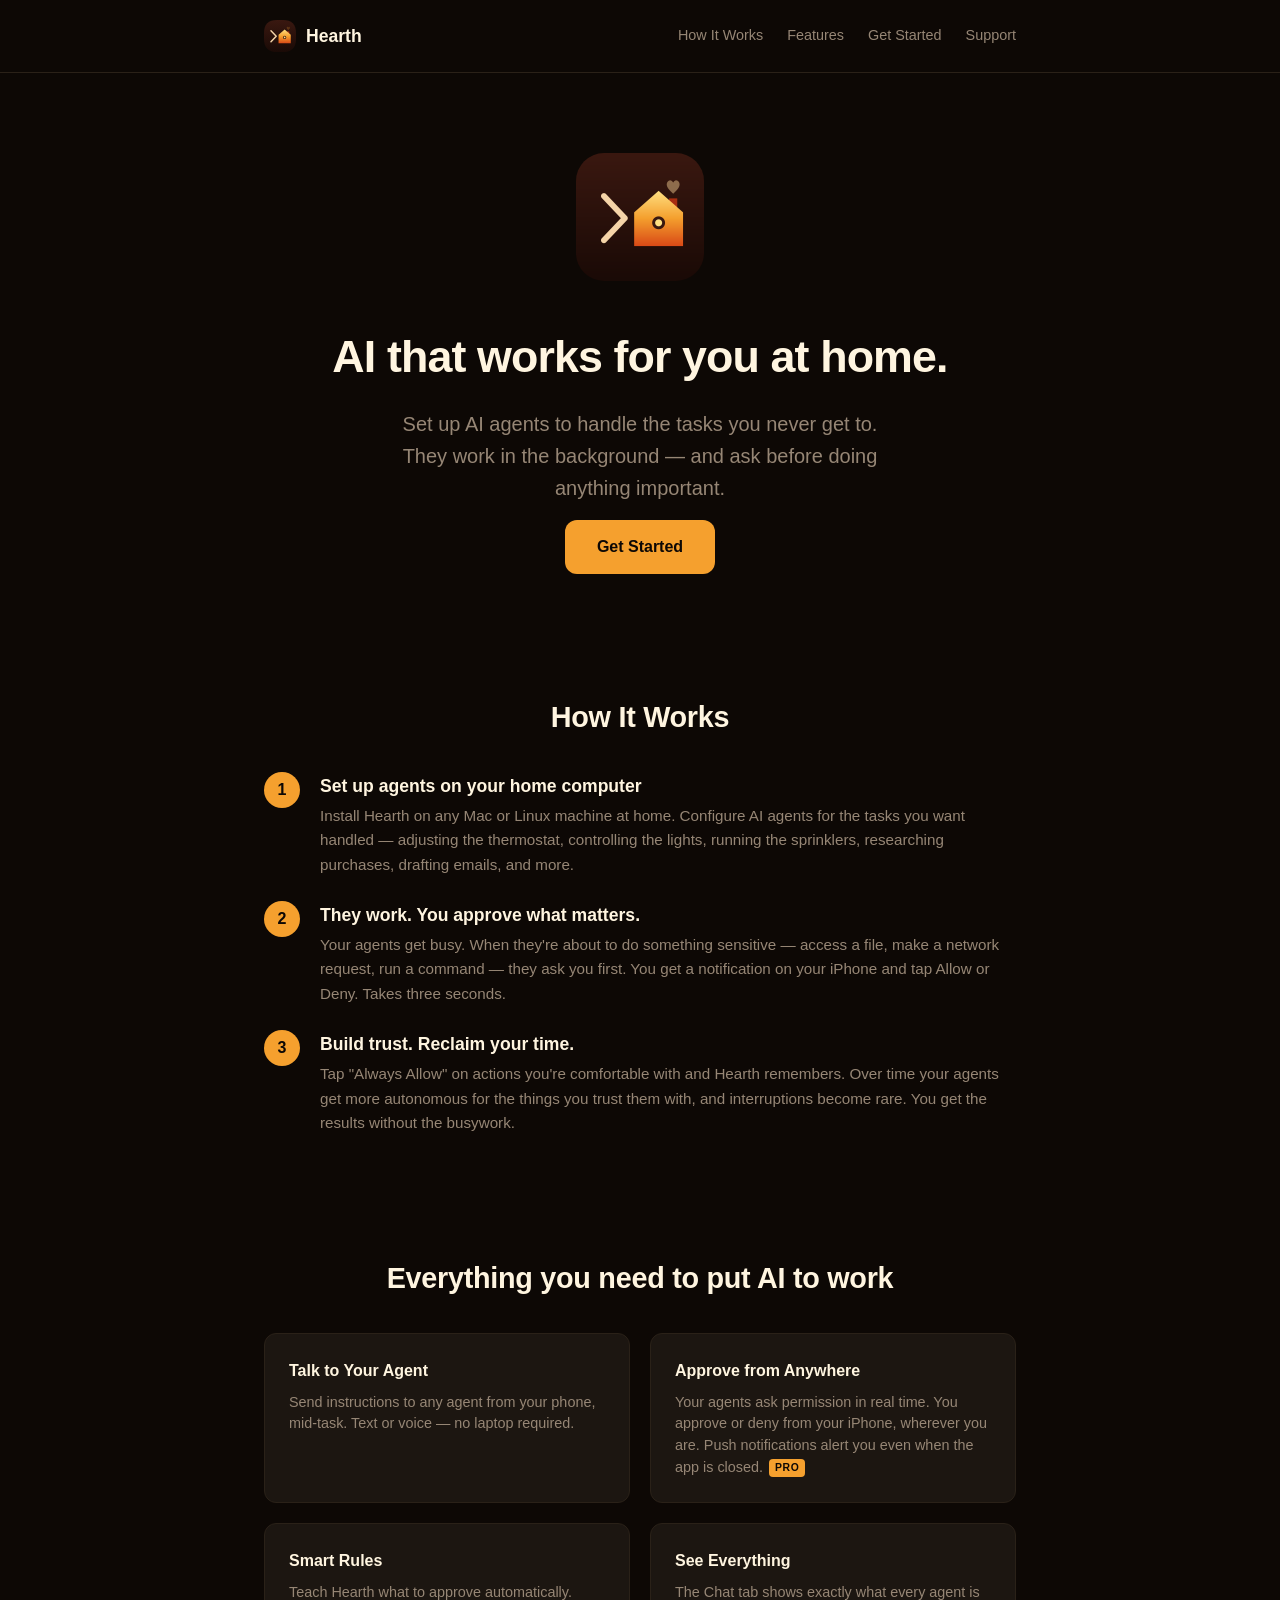
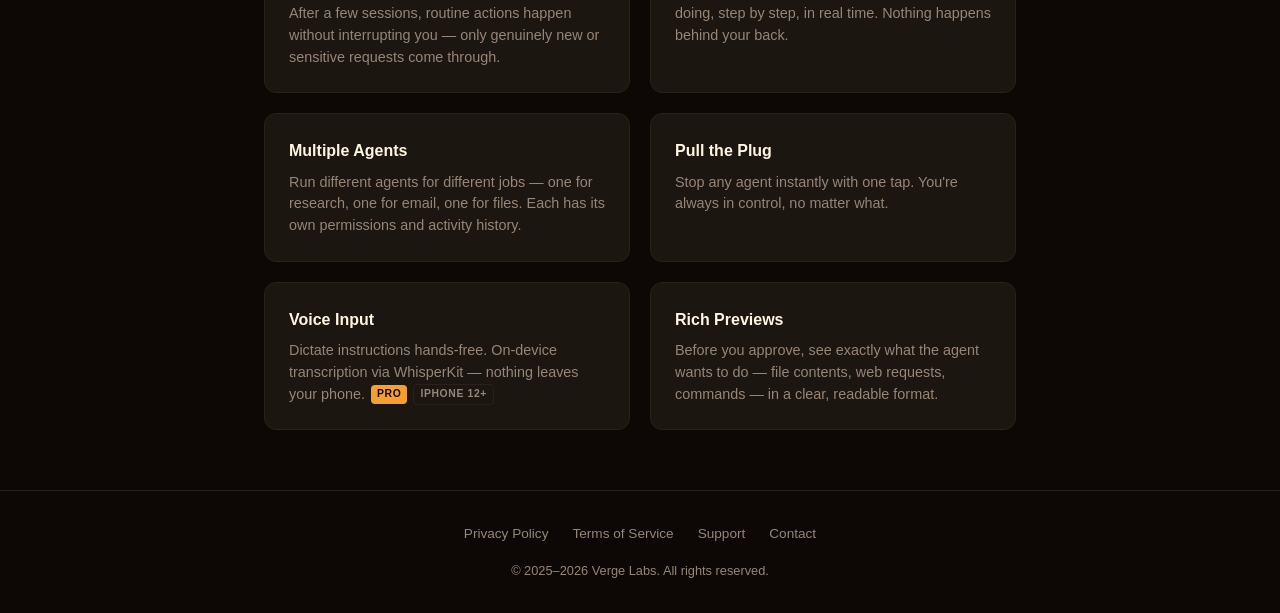
<file: index.html>
<!DOCTYPE html>
<html lang="en">
<head>
  <meta charset="UTF-8">
  <meta name="viewport" content="width=device-width, initial-scale=1.0">
  <title>Hearth - AI Agents for Everyday Life</title>
  <meta name="description" content="Hearth puts AI agents to work in your home. They handle the tedious stuff — research, emails, scheduling, files — while you stay in complete control from your iPhone.">
  <link rel="icon" type="image/svg+xml" href="hearthcmd.svg">
  <link rel="apple-touch-icon" href="hearthcmd-180.png">
  <link rel="stylesheet" href="style.css">
</head>
<body>
  <nav>
    <div class="container">
      <a href="/" class="brand">
        <img src="hearthcmd.svg" alt="Hearth logo">
        Hearth
      </a>
      <div class="nav-links">
        <a href="#how-it-works">How It Works</a>
        <a href="#features">Features</a>
        <a href="guide.html">Get Started</a>
        <a href="support.html">Support</a>
      </div>
    </div>
  </nav>

  <header class="hero">
    <div class="container">
      <div class="hero-logo-wrapper">
        <img src="hearthcmd-1024.png" alt="Hearth" class="hero-logo">
      </div>
      <h1>AI that works for you at home.</h1>
      <p class="tagline">Set up AI agents to handle the tasks you never get to. They work in the background &mdash; and ask before doing anything important.</p>
      <a href="guide.html" class="cta-button">Get Started</a>
    </div>
  </header>

  <section id="how-it-works">
    <div class="container">
      <h2>How It Works</h2>
      <div class="steps">
        <div class="step">
          <div class="step-number">1</div>
          <div class="step-content">
            <h3>Set up agents on your home computer</h3>
            <p>Install Hearth on any Mac or Linux machine at home. Configure AI agents for the tasks you want handled &mdash; adjusting the thermostat, controlling the lights, running the sprinklers, researching purchases, drafting emails, and more.</p>
          </div>
        </div>
        <div class="step">
          <div class="step-number">2</div>
          <div class="step-content">
            <h3>They work. You approve what matters.</h3>
            <p>Your agents get busy. When they're about to do something sensitive &mdash; access a file, make a network request, run a command &mdash; they ask you first. You get a notification on your iPhone and tap Allow or Deny. Takes three seconds.</p>
          </div>
        </div>
        <div class="step">
          <div class="step-number">3</div>
          <div class="step-content">
            <h3>Build trust. Reclaim your time.</h3>
            <p>Tap "Always Allow" on actions you're comfortable with and Hearth remembers. Over time your agents get more autonomous for the things you trust them with, and interruptions become rare. You get the results without the busywork.</p>
          </div>
        </div>
      </div>
    </div>
  </section>

  <section id="features">
    <div class="container">
      <h2>Everything you need to put AI to work</h2>
      <div class="features-grid">
        <div class="feature-card">
          <h3>Talk to Your Agent</h3>
          <p>Send instructions to any agent from your phone, mid-task. Text or voice &mdash; no laptop required.</p>
        </div>
        <div class="feature-card">
          <h3>Approve from Anywhere</h3>
          <p>Your agents ask permission in real time. You approve or deny from your iPhone, wherever you are. Push notifications alert you even when the app is closed. <span class="pro-badge">Pro</span></p>
        </div>
        <div class="feature-card">
          <h3>Smart Rules</h3>
          <p>Teach Hearth what to approve automatically. After a few sessions, routine actions happen without interrupting you &mdash; only genuinely new or sensitive requests come through.</p>
        </div>
        <div class="feature-card">
          <h3>See Everything</h3>
          <p>The Chat tab shows exactly what every agent is doing, step by step, in real time. Nothing happens behind your back.</p>
        </div>
        <div class="feature-card">
          <h3>Multiple Agents</h3>
          <p>Run different agents for different jobs &mdash; one for research, one for email, one for files. Each has its own permissions and activity history.</p>
        </div>
        <div class="feature-card">
          <h3>Pull the Plug</h3>
          <p>Stop any agent instantly with one tap. You're always in control, no matter what.</p>
        </div>
        <div class="feature-card">
          <h3>Voice Input</h3>
          <p>Dictate instructions hands-free. On-device transcription via WhisperKit &mdash; nothing leaves your phone. <span class="pro-badge">Pro</span> <span class="pro-badge" style="background:var(--dark-card);color:var(--text-muted);border:1px solid var(--dark-border);">iPhone 12+</span></p>
        </div>
        <div class="feature-card">
          <h3>Rich Previews</h3>
          <p>Before you approve, see exactly what the agent wants to do &mdash; file contents, web requests, commands &mdash; in a clear, readable format.</p>
        </div>
      </div>
    </div>
  </section>

  <footer>
    <div class="container">
      <div class="footer-links">
        <a href="privacy.html">Privacy Policy</a>
        <a href="terms.html">Terms of Service</a>
        <a href="support.html">Support</a>
        <a href="mailto:support@vergelabs.org">Contact</a>
      </div>
      <p class="copyright">&copy; 2025&ndash;2026 Verge Labs. All rights reserved.</p>
    </div>
  </footer>
</body>
</html>
</file>
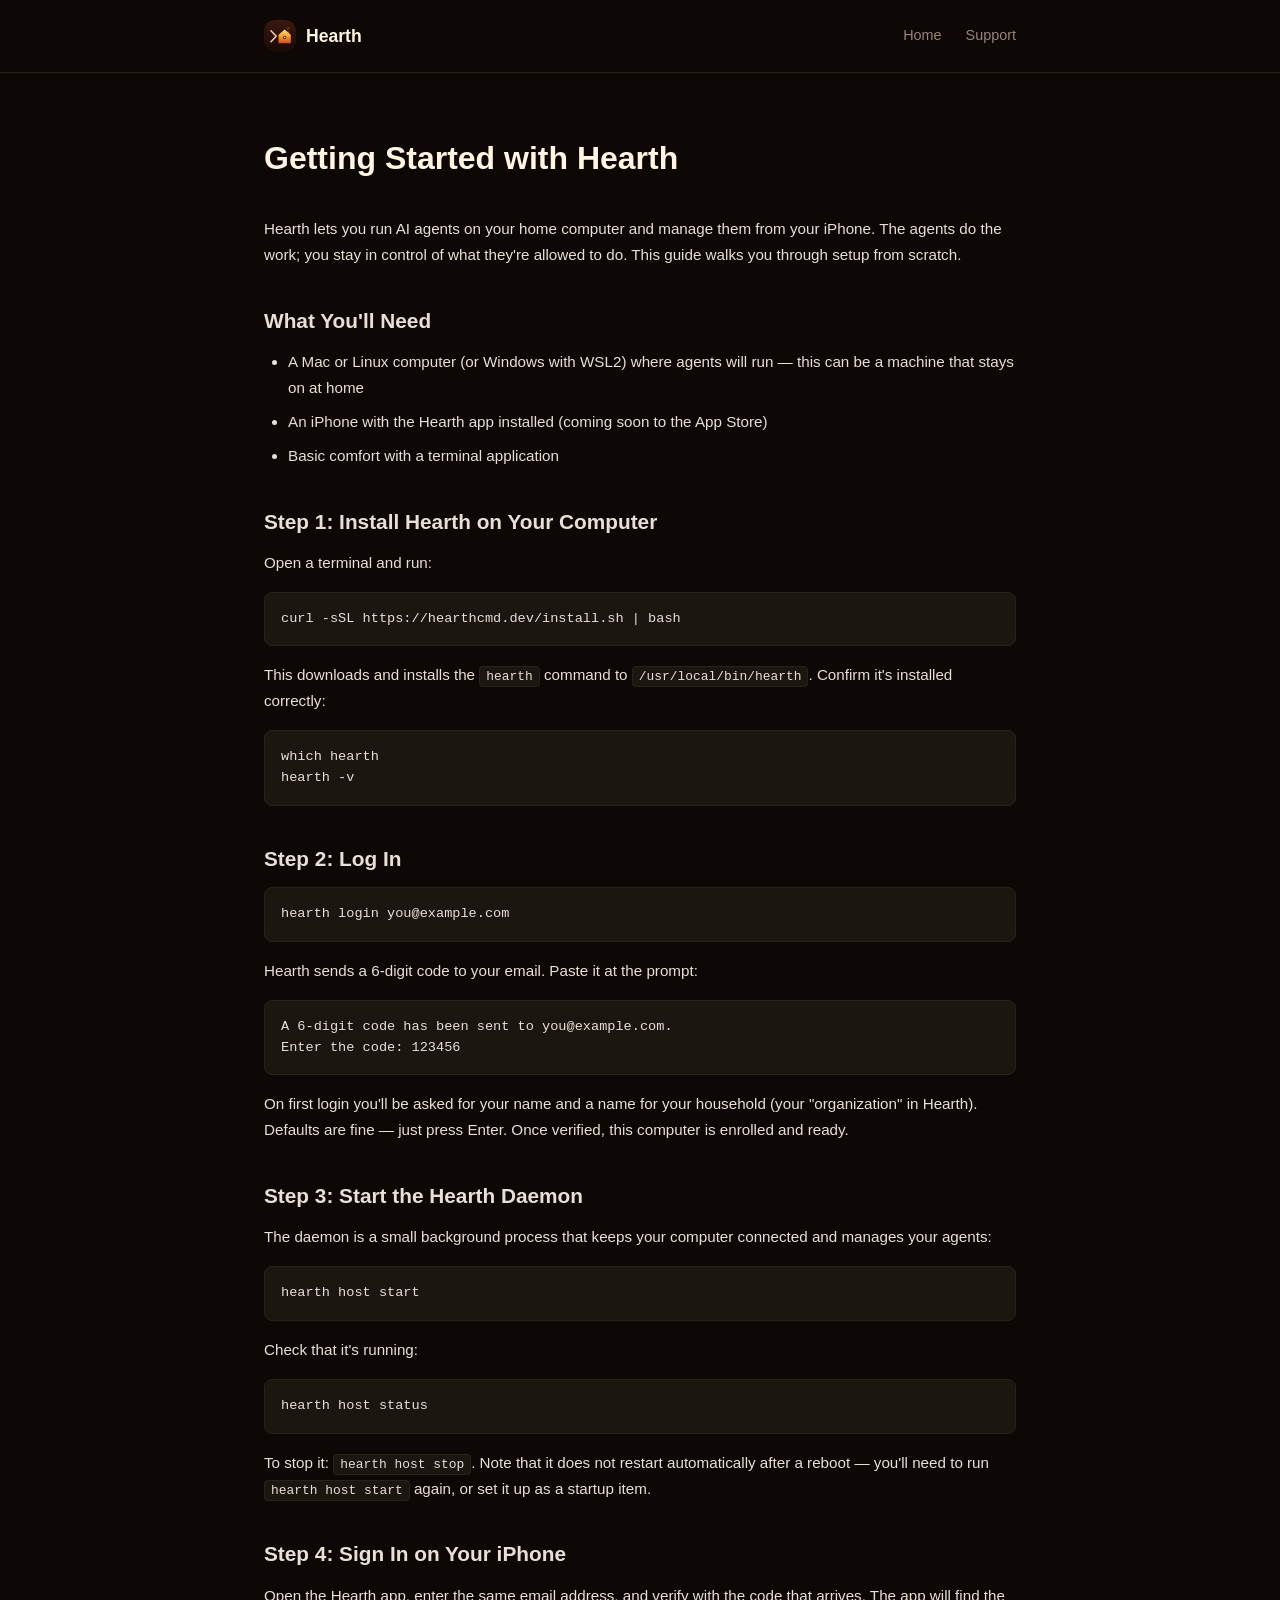
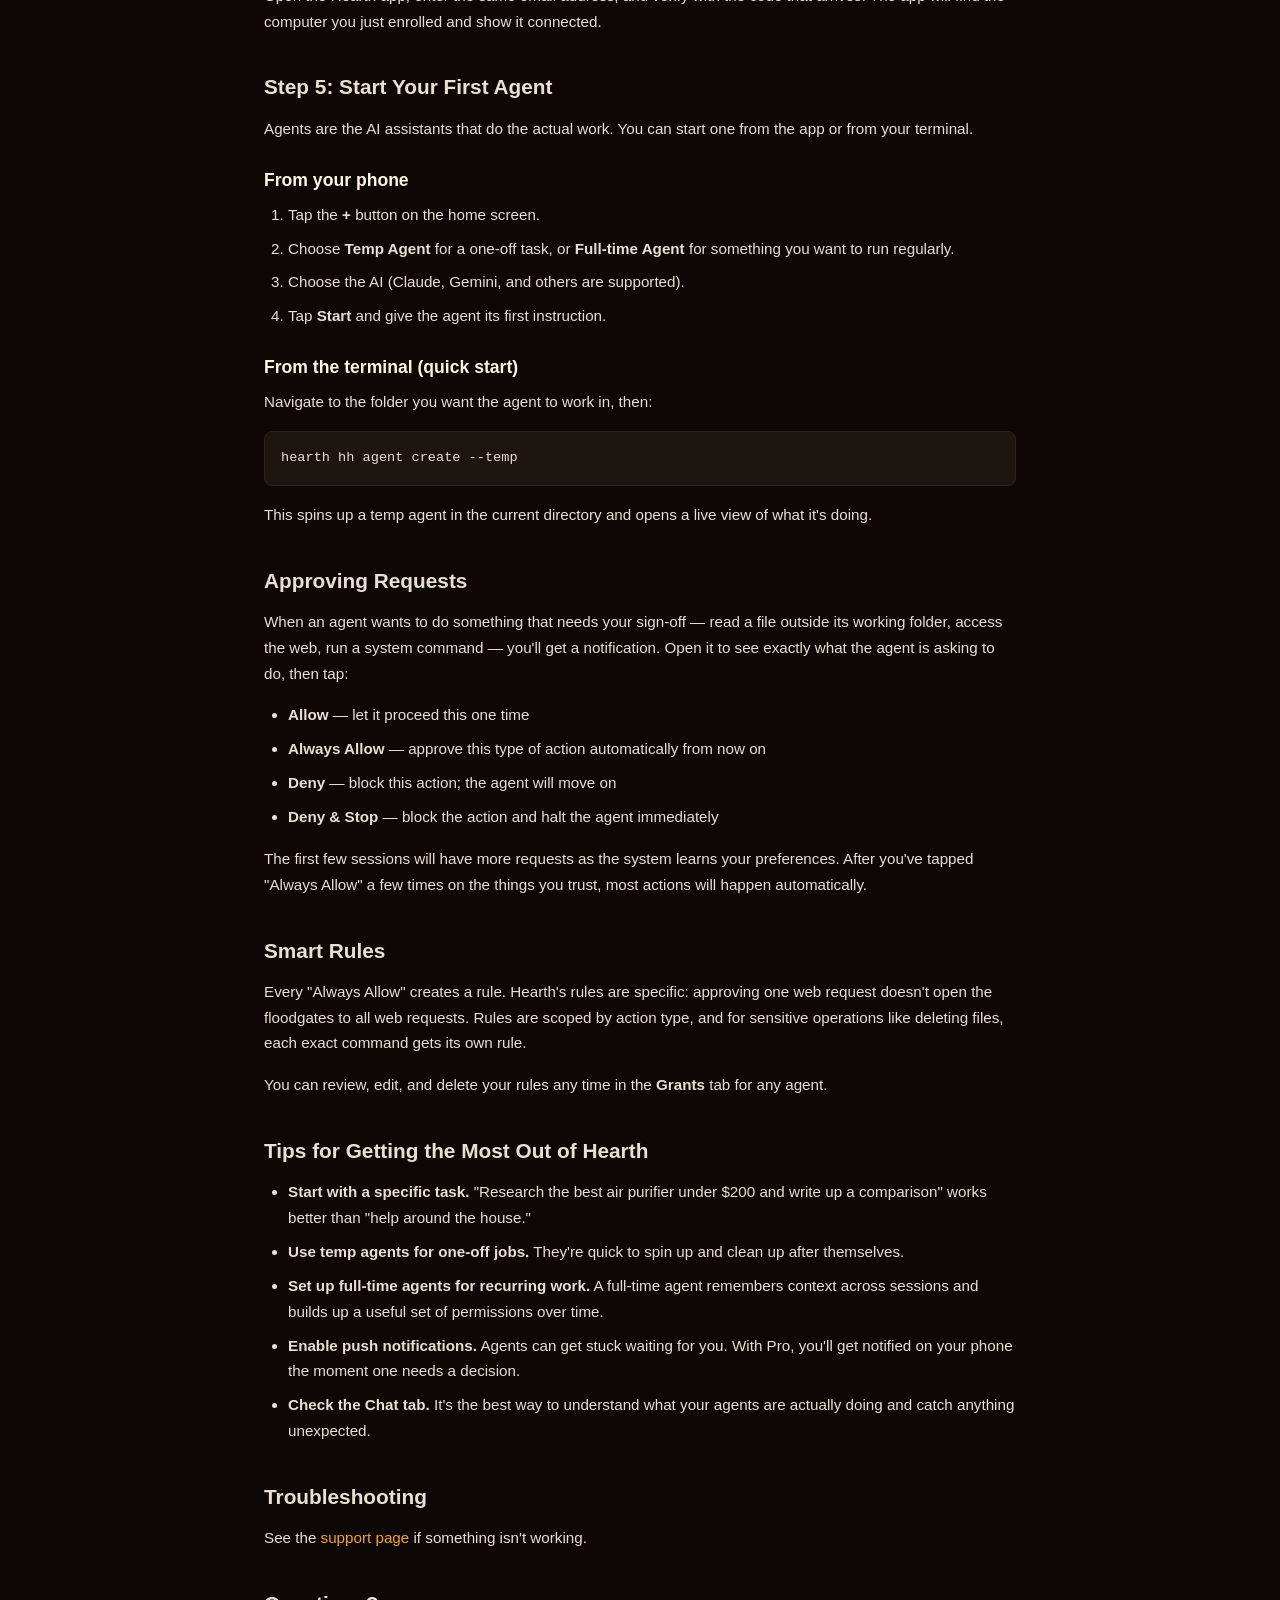
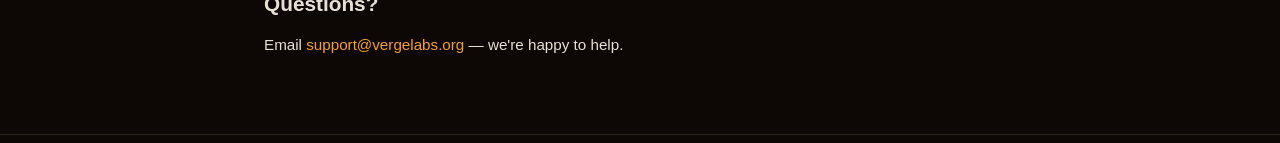
<file: guide-claude-code.html>
<!DOCTYPE html>
<html lang="en">
<head>
  <meta charset="UTF-8">
  <meta http-equiv="refresh" content="0; url=guide.html">
  <title>Redirecting...</title>
</head>
<body>
  <p>This page has moved. <a href="guide.html">Click here</a> if you are not redirected.</p>
</body>
</html>
</file>
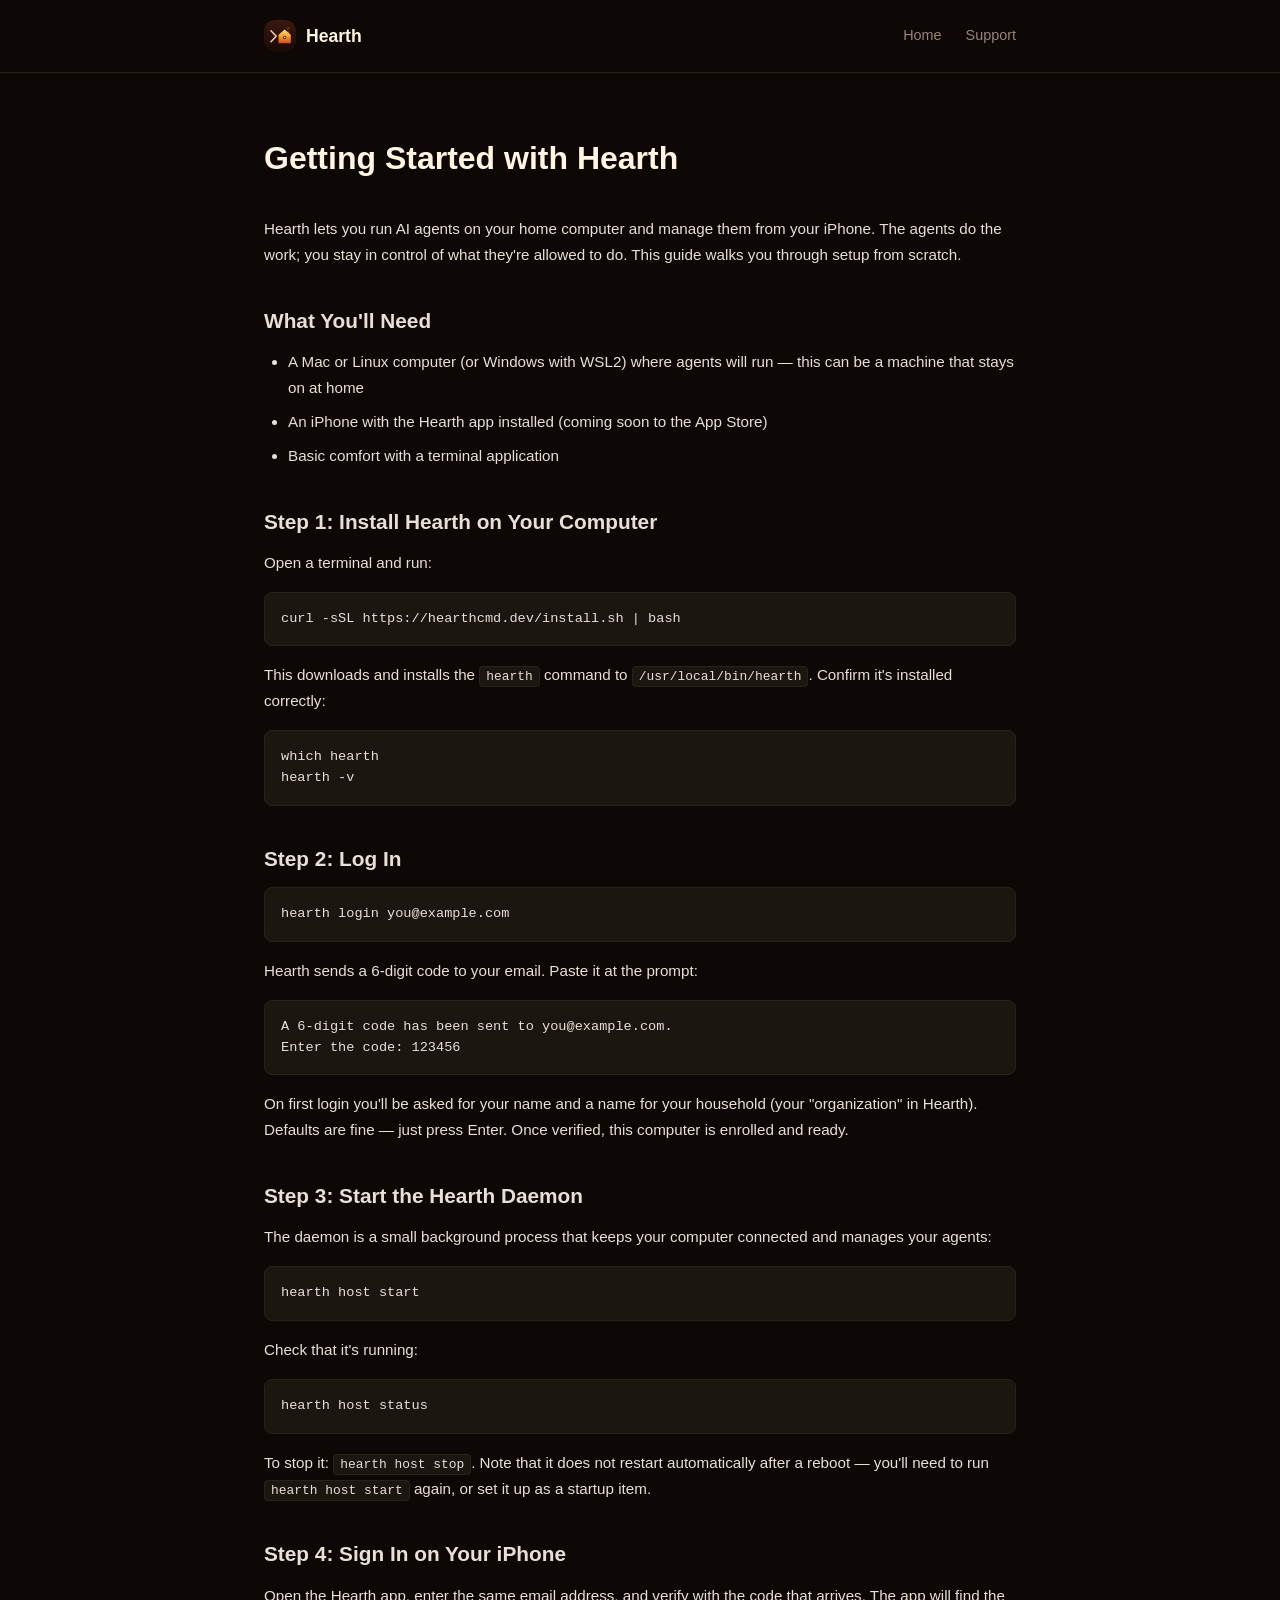
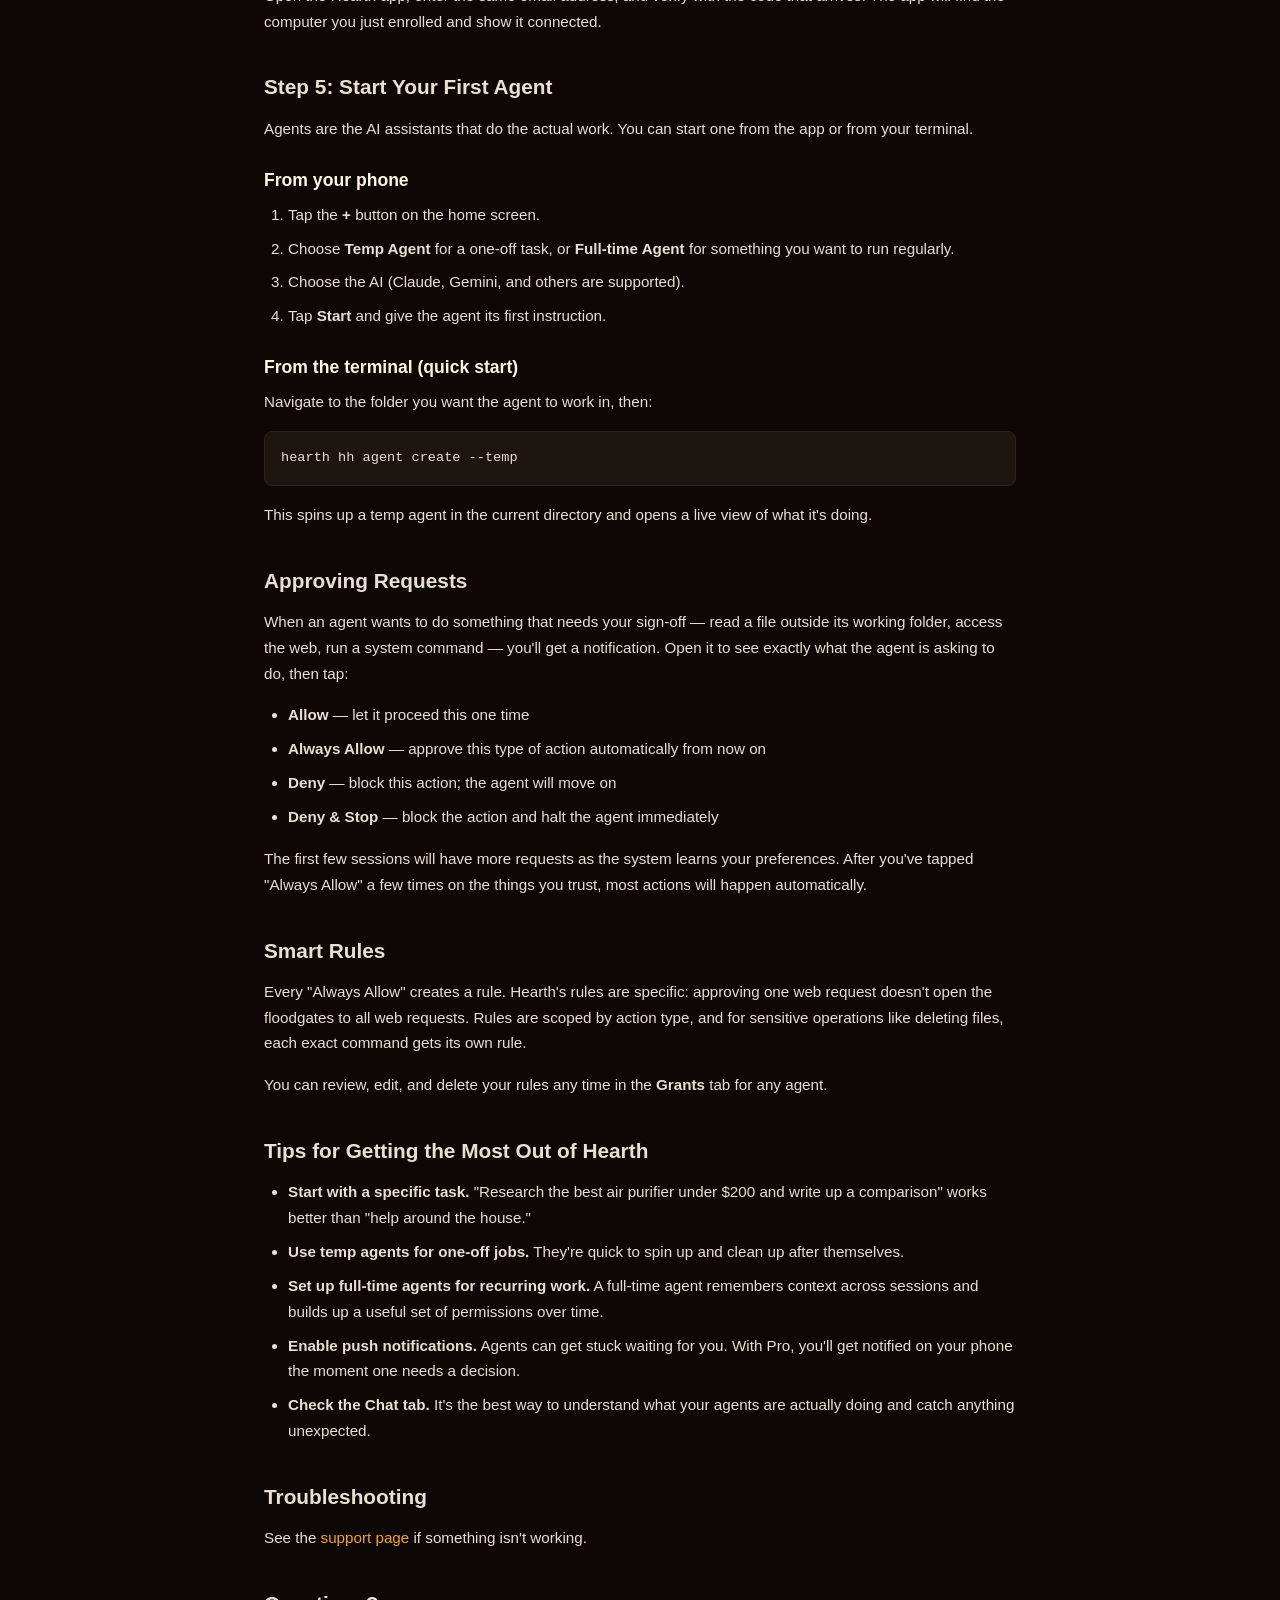
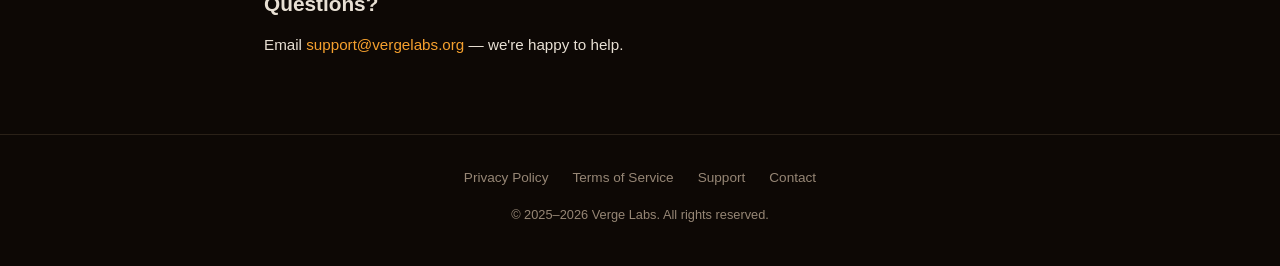
<file: guide.html>
<!DOCTYPE html>
<html lang="en">
<head>
  <meta charset="UTF-8">
  <meta name="viewport" content="width=device-width, initial-scale=1.0">
  <title>Get Started - Hearth</title>
  <meta name="description" content="Set up Hearth and start putting AI agents to work at home. Step-by-step guide to installing the CLI, logging in, and starting your first agent.">
  <link rel="icon" type="image/svg+xml" href="hearthcmd.svg">
  <link rel="apple-touch-icon" href="hearthcmd-180.png">
  <link rel="stylesheet" href="style.css">
</head>
<body>
  <nav>
    <div class="container">
      <a href="/" class="brand">
        <img src="hearthcmd.svg" alt="Hearth logo">
        Hearth
      </a>
      <div class="nav-links">
        <a href="/">Home</a>
        <a href="support.html">Support</a>
      </div>
    </div>
  </nav>

  <div class="docs">
    <div class="container">
      <h1>Getting Started with Hearth</h1>

      <p>Hearth lets you run AI agents on your home computer and manage them from your iPhone. The agents do the work; you stay in control of what they're allowed to do. This guide walks you through setup from scratch.</p>

      <h2>What You'll Need</h2>
      <ul>
        <li>A Mac or Linux computer (or Windows with WSL2) where agents will run &mdash; this can be a machine that stays on at home</li>
        <li>An iPhone with the Hearth app installed (coming soon to the App Store)</li>
        <li>Basic comfort with a terminal application</li>
      </ul>

      <h2>Step 1: Install Hearth on Your Computer</h2>
      <p>Open a terminal and run:</p>
      <pre><code>curl -sSL https://hearthcmd.dev/install.sh | bash</code></pre>
      <p>This downloads and installs the <code>hearth</code> command to <code>/usr/local/bin/hearth</code>. Confirm it's installed correctly:</p>
      <pre><code>which hearth
hearth -v</code></pre>

      <h2>Step 2: Log In</h2>
      <pre><code>hearth login you@example.com</code></pre>
      <p>Hearth sends a 6-digit code to your email. Paste it at the prompt:</p>
      <pre><code>A 6-digit code has been sent to you@example.com.
Enter the code: 123456</code></pre>
      <p>On first login you'll be asked for your name and a name for your household (your "organization" in Hearth). Defaults are fine &mdash; just press Enter. Once verified, this computer is enrolled and ready.</p>

      <h2>Step 3: Start the Hearth Daemon</h2>
      <p>The daemon is a small background process that keeps your computer connected and manages your agents:</p>
      <pre><code>hearth host start</code></pre>
      <p>Check that it's running:</p>
      <pre><code>hearth host status</code></pre>
      <p>To stop it: <code>hearth host stop</code>. Note that it does not restart automatically after a reboot &mdash; you'll need to run <code>hearth host start</code> again, or set it up as a startup item.</p>

      <h2>Step 4: Sign In on Your iPhone</h2>
      <p>Open the Hearth app, enter the same email address, and verify with the code that arrives. The app will find the computer you just enrolled and show it connected.</p>

      <h2>Step 5: Start Your First Agent</h2>
      <p>Agents are the AI assistants that do the actual work. You can start one from the app or from your terminal.</p>

      <h3>From your phone</h3>
      <ol>
        <li>Tap the <strong>+</strong> button on the home screen.</li>
        <li>Choose <strong>Temp Agent</strong> for a one-off task, or <strong>Full-time Agent</strong> for something you want to run regularly.</li>
        <li>Choose the AI (Claude, Gemini, and others are supported).</li>
        <li>Tap <strong>Start</strong> and give the agent its first instruction.</li>
      </ol>

      <h3>From the terminal (quick start)</h3>
      <p>Navigate to the folder you want the agent to work in, then:</p>
      <pre><code>hearth hh agent create --temp</code></pre>
      <p>This spins up a temp agent in the current directory and opens a live view of what it's doing.</p>

      <h2>Approving Requests</h2>
      <p>When an agent wants to do something that needs your sign-off &mdash; read a file outside its working folder, access the web, run a system command &mdash; you'll get a notification. Open it to see exactly what the agent is asking to do, then tap:</p>
      <ul>
        <li><strong>Allow</strong> &mdash; let it proceed this one time</li>
        <li><strong>Always Allow</strong> &mdash; approve this type of action automatically from now on</li>
        <li><strong>Deny</strong> &mdash; block this action; the agent will move on</li>
        <li><strong>Deny &amp; Stop</strong> &mdash; block the action and halt the agent immediately</li>
      </ul>
      <p>The first few sessions will have more requests as the system learns your preferences. After you've tapped "Always Allow" a few times on the things you trust, most actions will happen automatically.</p>

      <h2>Smart Rules</h2>
      <p>Every "Always Allow" creates a rule. Hearth's rules are specific: approving one web request doesn't open the floodgates to all web requests. Rules are scoped by action type, and for sensitive operations like deleting files, each exact command gets its own rule.</p>
      <p>You can review, edit, and delete your rules any time in the <strong>Grants</strong> tab for any agent.</p>

      <h2>Tips for Getting the Most Out of Hearth</h2>
      <ul>
        <li><strong>Start with a specific task.</strong> "Research the best air purifier under $200 and write up a comparison" works better than "help around the house."</li>
        <li><strong>Use temp agents for one-off jobs.</strong> They're quick to spin up and clean up after themselves.</li>
        <li><strong>Set up full-time agents for recurring work.</strong> A full-time agent remembers context across sessions and builds up a useful set of permissions over time.</li>
        <li><strong>Enable push notifications.</strong> Agents can get stuck waiting for you. With Pro, you'll get notified on your phone the moment one needs a decision.</li>
        <li><strong>Check the Chat tab.</strong> It's the best way to understand what your agents are actually doing and catch anything unexpected.</li>
      </ul>

      <h2>Troubleshooting</h2>
      <p>See the <a href="support.html#troubleshooting">support page</a> if something isn't working.</p>

      <h2>Questions?</h2>
      <p>Email <a href="mailto:support@vergelabs.org">support@vergelabs.org</a> &mdash; we're happy to help.</p>
    </div>
  </div>

  <script>
    document.querySelectorAll('.docs pre').forEach(function(pre) {
      var btn = document.createElement('button');
      btn.className = 'copy-btn';
      btn.textContent = 'Copy';
      btn.addEventListener('click', function() {
        var code = pre.querySelector('code');
        navigator.clipboard.writeText(code ? code.innerText : pre.innerText).then(function() {
          btn.textContent = 'Copied!';
          btn.classList.add('copied');
          setTimeout(function() {
            btn.textContent = 'Copy';
            btn.classList.remove('copied');
          }, 2000);
        });
      });
      pre.appendChild(btn);
    });
  </script>

  <footer>
    <div class="container">
      <div class="footer-links">
        <a href="privacy.html">Privacy Policy</a>
        <a href="terms.html">Terms of Service</a>
        <a href="support.html">Support</a>
        <a href="mailto:support@vergelabs.org">Contact</a>
      </div>
      <p class="copyright">&copy; 2025&ndash;2026 Verge Labs. All rights reserved.</p>
    </div>
  </footer>
</body>
</html>
</file>
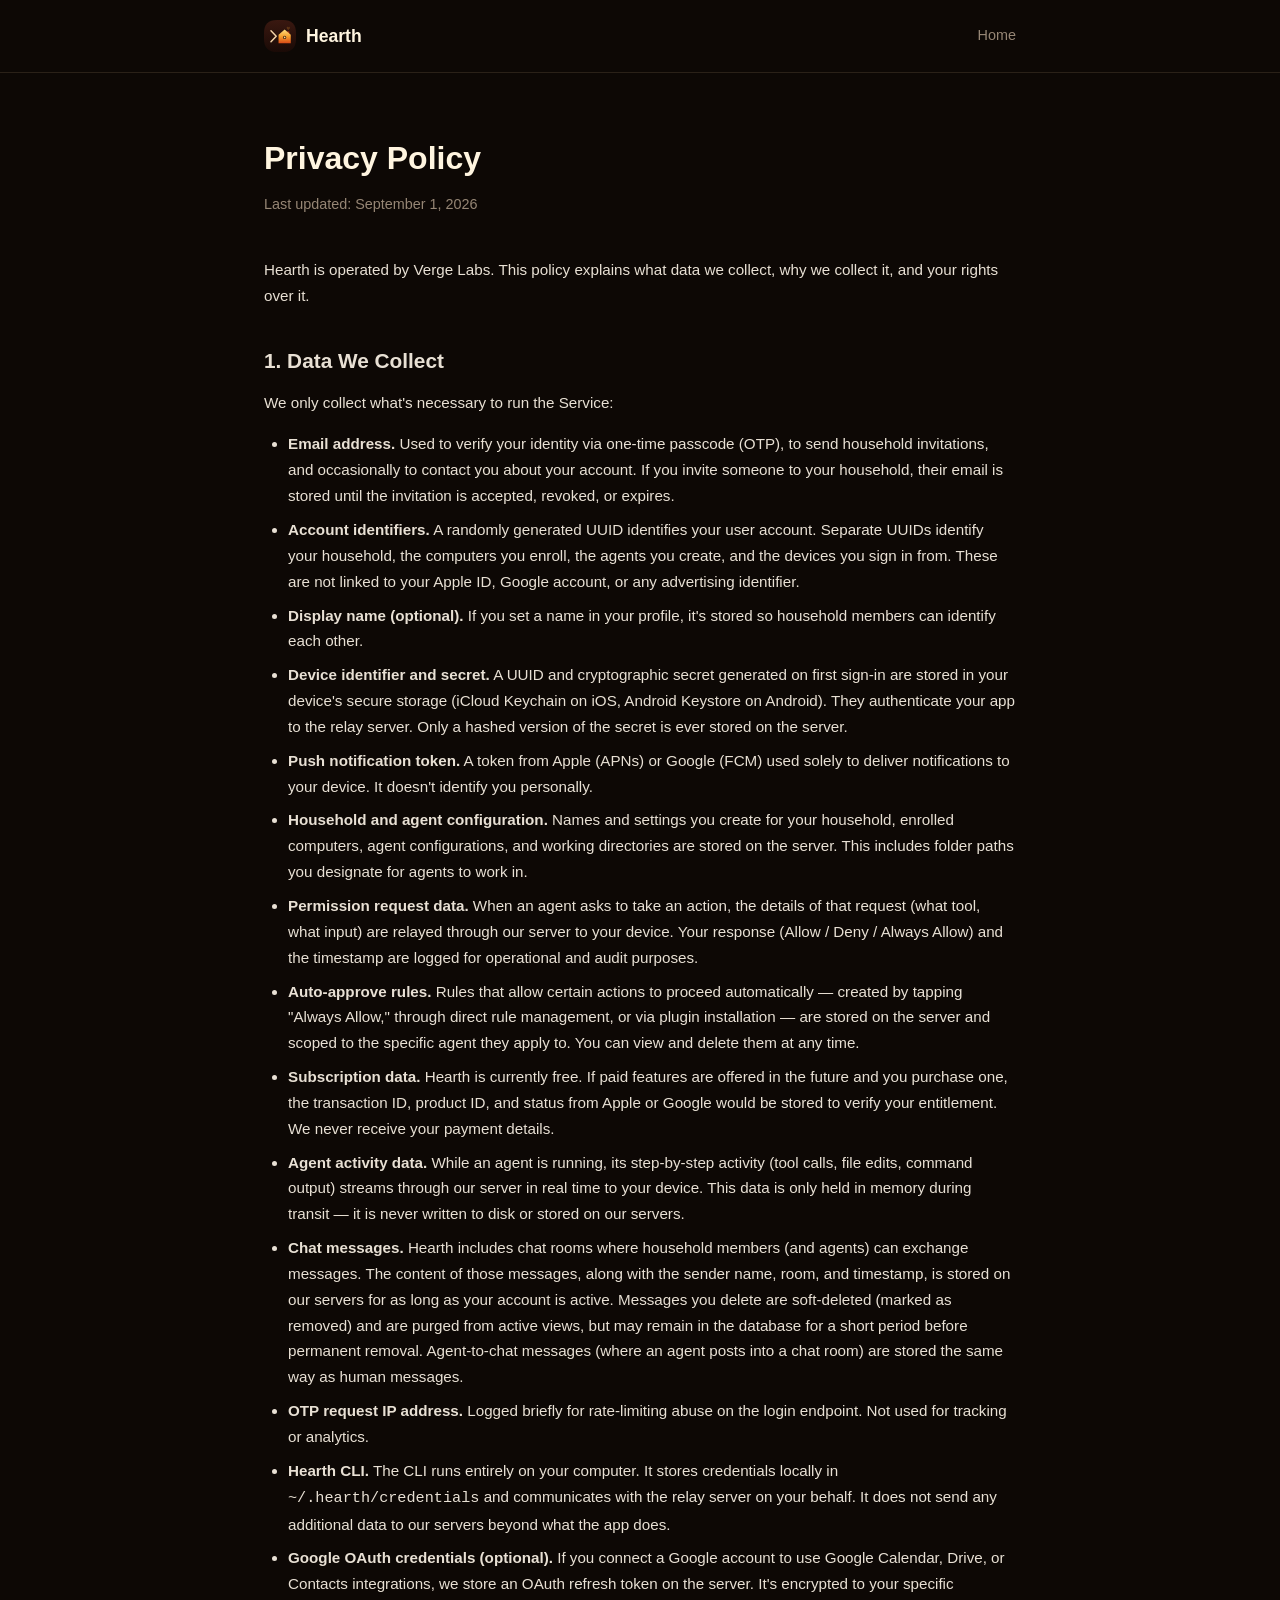
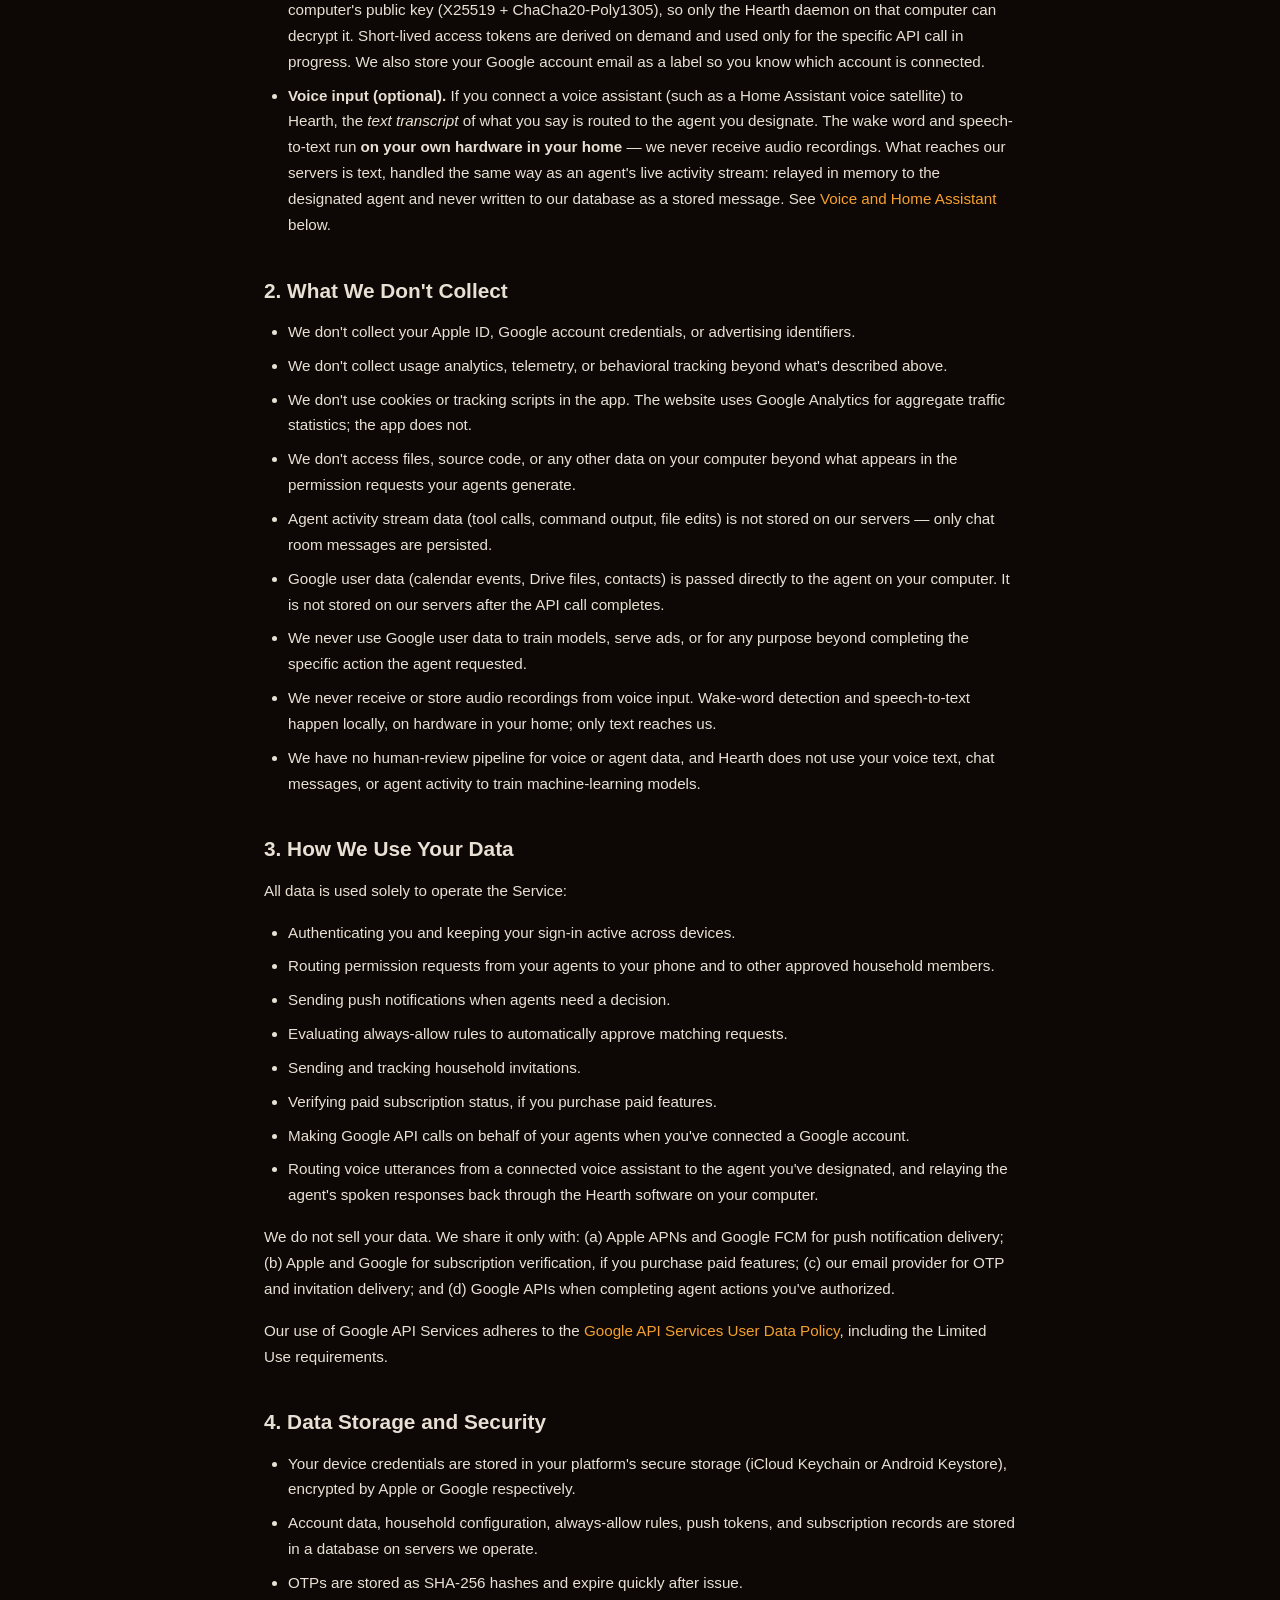
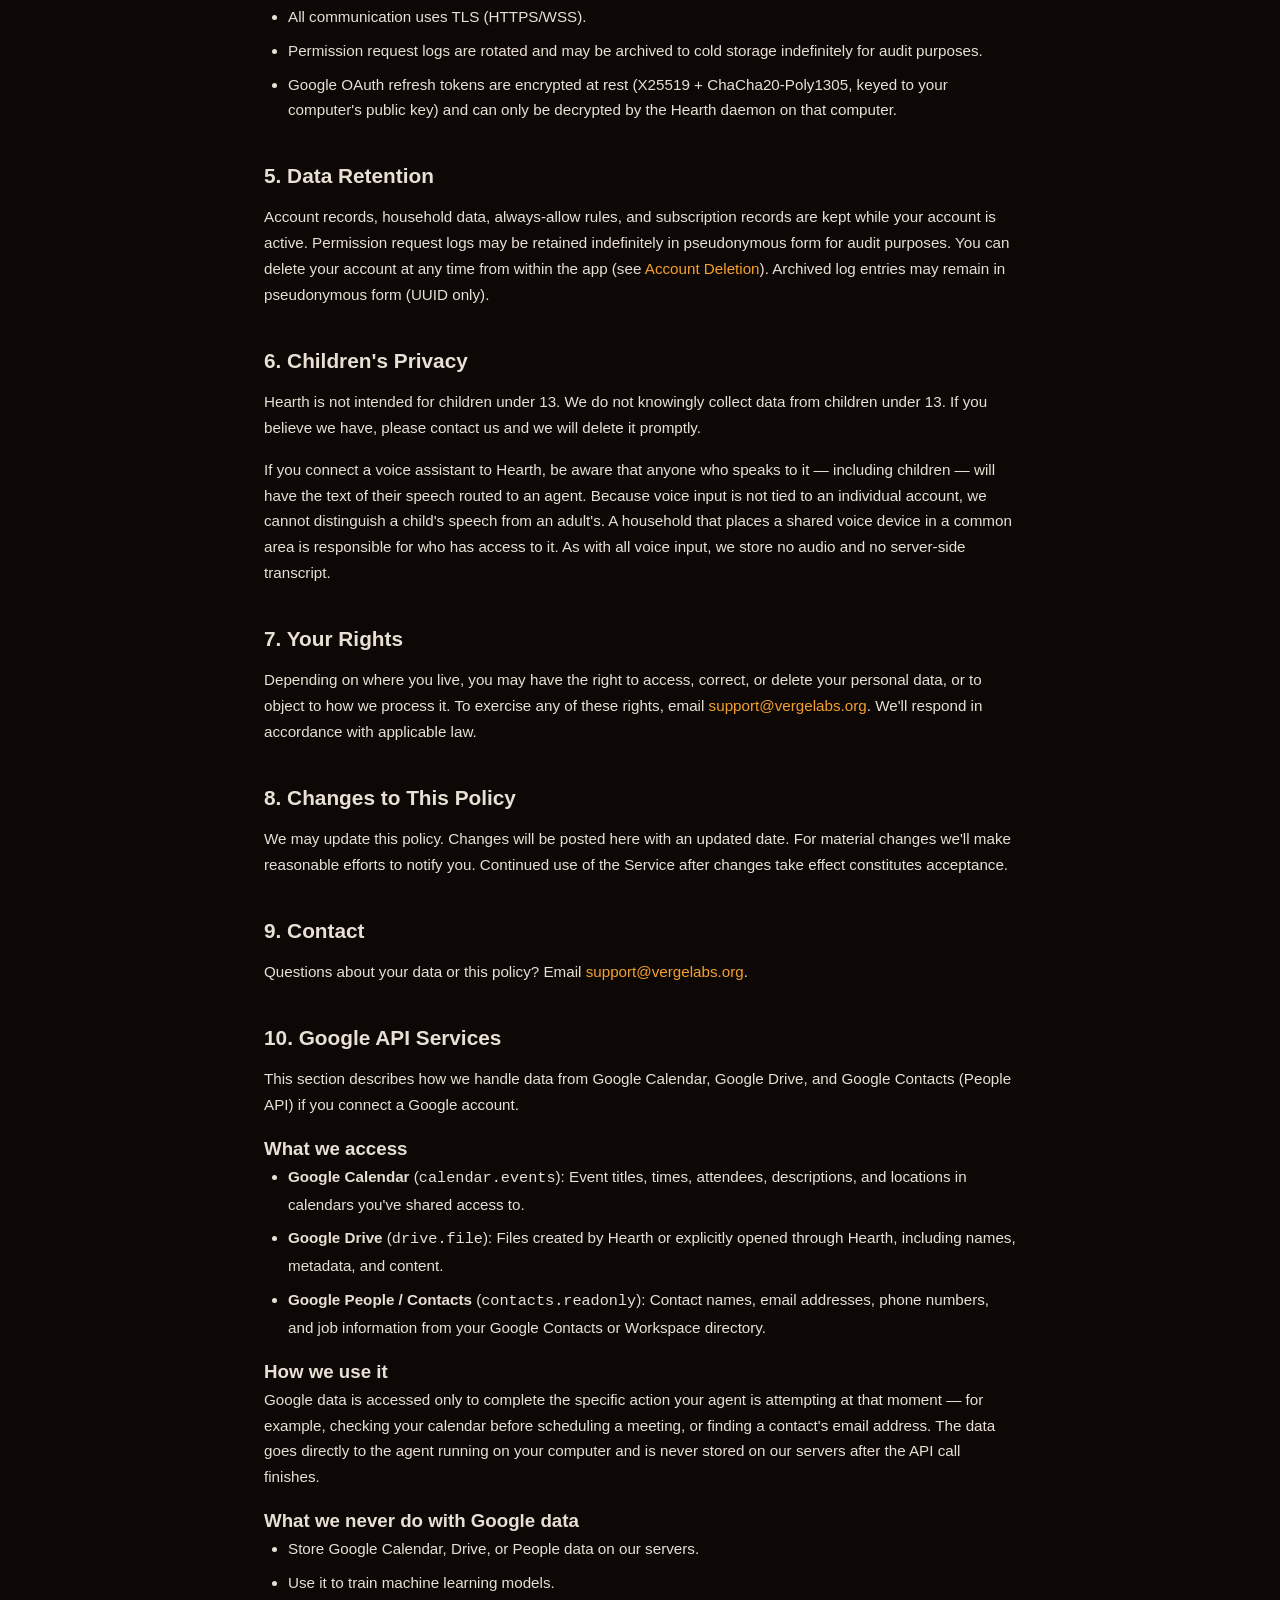
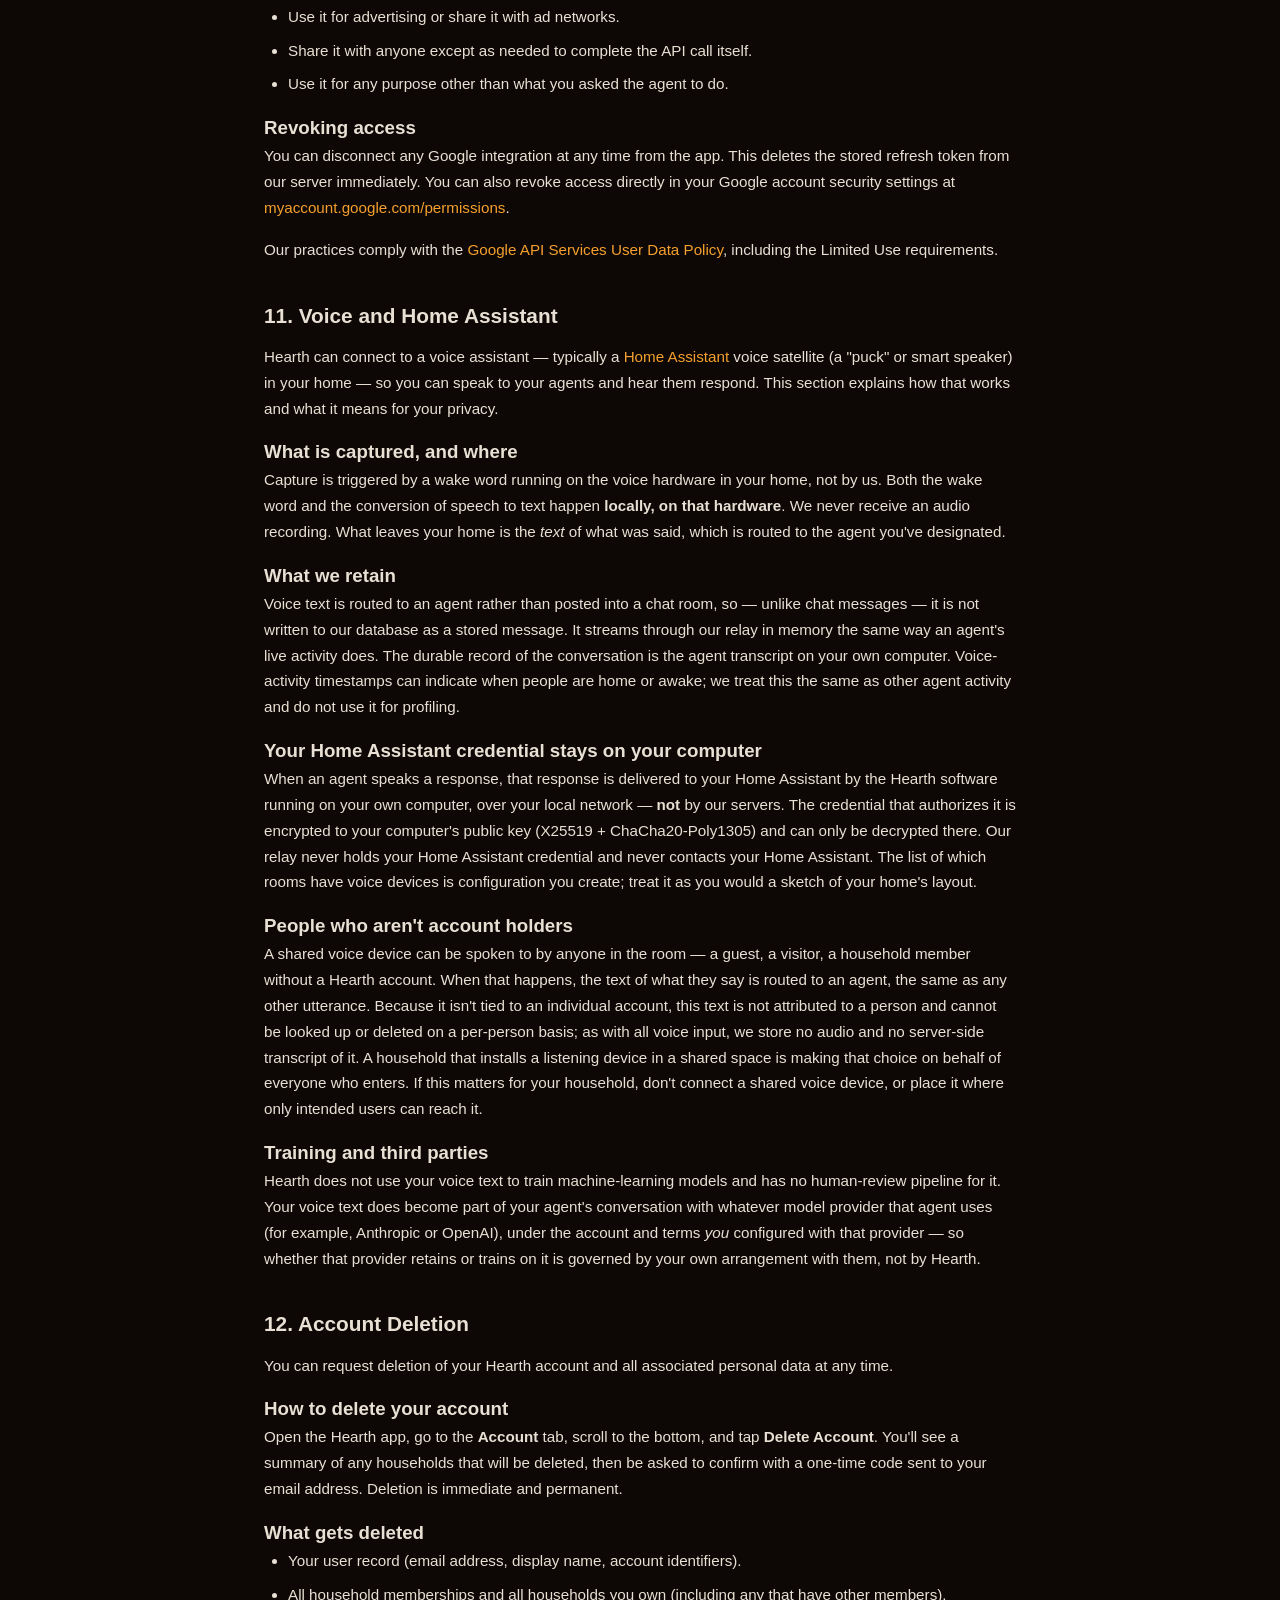
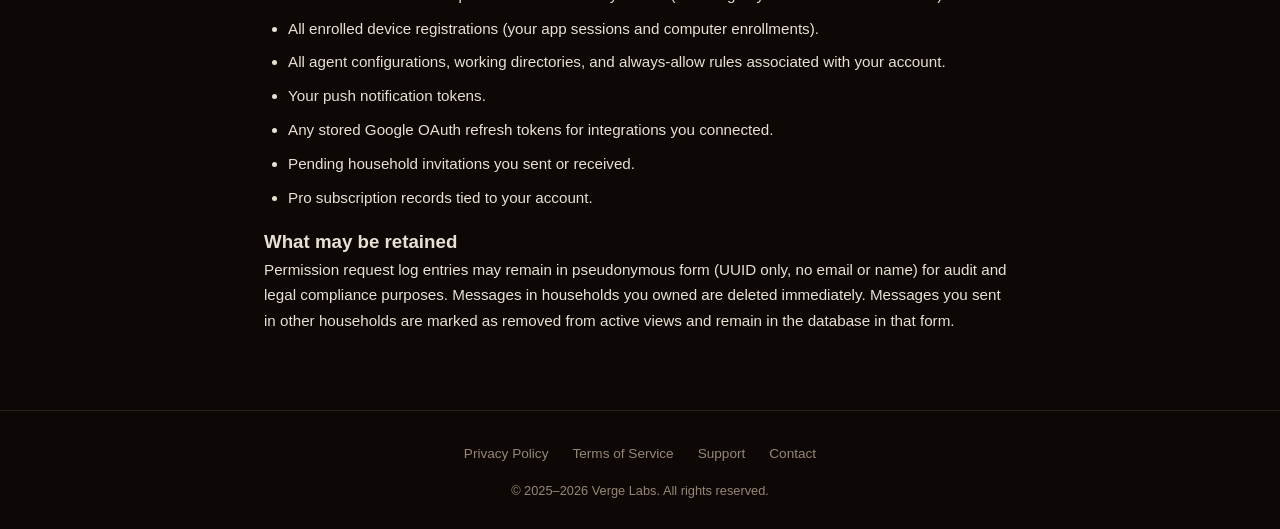
<file: privacy.html>
<!DOCTYPE html>
<html lang="en">
<head>
  <meta charset="UTF-8">
  <meta name="viewport" content="width=device-width, initial-scale=1.0">
  <title>Privacy Policy - Hearth</title>
  <link rel="icon" type="image/svg+xml" href="hearthcmd.svg">
  <link rel="apple-touch-icon" href="hearthcmd-180.png">
  <link rel="stylesheet" href="style.css">
  <!-- Google tag (gtag.js) -->
  <script async src="https://www.googletagmanager.com/gtag/js?id=G-5W4B1J7E1F"></script>
  <script>
    window.dataLayer = window.dataLayer || [];
    function gtag(){dataLayer.push(arguments);}
    gtag('js', new Date());
    gtag('config', 'G-5W4B1J7E1F');
  </script>
</head>
<body>
  <nav>
    <div class="container">
      <a href="/" class="brand">
        <img src="hearthcmd.svg" alt="Hearth logo">
        Hearth
      </a>
      <div class="nav-links">
        <a href="/">Home</a>
      </div>
    </div>
  </nav>

  <div class="legal">
    <div class="container">
      <h1>Privacy Policy</h1>
      <p class="last-updated">Last updated: September 1, 2026</p>

      <p>Hearth is operated by Verge Labs. This policy explains what data we collect, why we collect it, and your rights over it.</p>

      <h2>1. Data We Collect</h2>
      <p>We only collect what's necessary to run the Service:</p>
      <ul>
        <li><strong>Email address.</strong> Used to verify your identity via one-time passcode (OTP), to send household invitations, and occasionally to contact you about your account. If you invite someone to your household, their email is stored until the invitation is accepted, revoked, or expires.</li>
        <li><strong>Account identifiers.</strong> A randomly generated UUID identifies your user account. Separate UUIDs identify your household, the computers you enroll, the agents you create, and the devices you sign in from. These are not linked to your Apple ID, Google account, or any advertising identifier.</li>
        <li><strong>Display name (optional).</strong> If you set a name in your profile, it's stored so household members can identify each other.</li>
        <li><strong>Device identifier and secret.</strong> A UUID and cryptographic secret generated on first sign-in are stored in your device's secure storage (iCloud Keychain on iOS, Android Keystore on Android). They authenticate your app to the relay server. Only a hashed version of the secret is ever stored on the server.</li>
        <li><strong>Push notification token.</strong> A token from Apple (APNs) or Google (FCM) used solely to deliver notifications to your device. It doesn't identify you personally.</li>
        <li><strong>Household and agent configuration.</strong> Names and settings you create for your household, enrolled computers, agent configurations, and working directories are stored on the server. This includes folder paths you designate for agents to work in.</li>
        <li><strong>Permission request data.</strong> When an agent asks to take an action, the details of that request (what tool, what input) are relayed through our server to your device. Your response (Allow / Deny / Always Allow) and the timestamp are logged for operational and audit purposes.</li>
        <li><strong>Auto-approve rules.</strong> Rules that allow certain actions to proceed automatically — created by tapping "Always Allow," through direct rule management, or via plugin installation — are stored on the server and scoped to the specific agent they apply to. You can view and delete them at any time.</li>
        <li><strong>Subscription data.</strong> Hearth is currently free. If paid features are offered in the future and you purchase one, the transaction ID, product ID, and status from Apple or Google would be stored to verify your entitlement. We never receive your payment details.</li>
        <li><strong>Agent activity data.</strong> While an agent is running, its step-by-step activity (tool calls, file edits, command output) streams through our server in real time to your device. This data is only held in memory during transit &mdash; it is never written to disk or stored on our servers.</li>
        <li><strong>Chat messages.</strong> Hearth includes chat rooms where household members (and agents) can exchange messages. The content of those messages, along with the sender name, room, and timestamp, is stored on our servers for as long as your account is active. Messages you delete are soft-deleted (marked as removed) and are purged from active views, but may remain in the database for a short period before permanent removal. Agent-to-chat messages (where an agent posts into a chat room) are stored the same way as human messages.</li>
        <li><strong>OTP request IP address.</strong> Logged briefly for rate-limiting abuse on the login endpoint. Not used for tracking or analytics.</li>
        <li><strong>Hearth CLI.</strong> The CLI runs entirely on your computer. It stores credentials locally in <code>~/.hearth/credentials</code> and communicates with the relay server on your behalf. It does not send any additional data to our servers beyond what the app does.</li>
        <li><strong>Google OAuth credentials (optional).</strong> If you connect a Google account to use Google Calendar, Drive, or Contacts integrations, we store an OAuth refresh token on the server. It's encrypted to your specific computer's public key (X25519 + ChaCha20-Poly1305), so only the Hearth daemon on that computer can decrypt it. Short-lived access tokens are derived on demand and used only for the specific API call in progress. We also store your Google account email as a label so you know which account is connected.</li>
        <li><strong>Voice input (optional).</strong> If you connect a voice assistant (such as a Home Assistant voice satellite) to Hearth, the <em>text transcript</em> of what you say is routed to the agent you designate. The wake word and speech-to-text run <strong>on your own hardware in your home</strong> &mdash; we never receive audio recordings. What reaches our servers is text, handled the same way as an agent's live activity stream: relayed in memory to the designated agent and never written to our database as a stored message. See <a href="#voice">Voice and Home Assistant</a> below.</li>
      </ul>

      <h2>2. What We Don't Collect</h2>
      <ul>
        <li>We don't collect your Apple ID, Google account credentials, or advertising identifiers.</li>
        <li>We don't collect usage analytics, telemetry, or behavioral tracking beyond what's described above.</li>
        <li>We don't use cookies or tracking scripts in the app. The website uses Google Analytics for aggregate traffic statistics; the app does not.</li>
        <li>We don't access files, source code, or any other data on your computer beyond what appears in the permission requests your agents generate.</li>
        <li>Agent activity stream data (tool calls, command output, file edits) is not stored on our servers — only chat room messages are persisted.</li>
        <li>Google user data (calendar events, Drive files, contacts) is passed directly to the agent on your computer. It is not stored on our servers after the API call completes.</li>
        <li>We never use Google user data to train models, serve ads, or for any purpose beyond completing the specific action the agent requested.</li>
        <li>We never receive or store audio recordings from voice input. Wake-word detection and speech-to-text happen locally, on hardware in your home; only text reaches us.</li>
        <li>We have no human-review pipeline for voice or agent data, and Hearth does not use your voice text, chat messages, or agent activity to train machine-learning models.</li>
      </ul>

      <h2>3. How We Use Your Data</h2>
      <p>All data is used solely to operate the Service:</p>
      <ul>
        <li>Authenticating you and keeping your sign-in active across devices.</li>
        <li>Routing permission requests from your agents to your phone and to other approved household members.</li>
        <li>Sending push notifications when agents need a decision.</li>
        <li>Evaluating always-allow rules to automatically approve matching requests.</li>
        <li>Sending and tracking household invitations.</li>
        <li>Verifying paid subscription status, if you purchase paid features.</li>
        <li>Making Google API calls on behalf of your agents when you've connected a Google account.</li>
        <li>Routing voice utterances from a connected voice assistant to the agent you've designated, and relaying the agent's spoken responses back through the Hearth software on your computer.</li>
      </ul>
      <p>We do not sell your data. We share it only with: (a) Apple APNs and Google FCM for push notification delivery; (b) Apple and Google for subscription verification, if you purchase paid features; (c) our email provider for OTP and invitation delivery; and (d) Google APIs when completing agent actions you've authorized.</p>
      <p>Our use of Google API Services adheres to the <a href="https://developers.google.com/terms/api-services-user-data-policy" target="_blank" rel="noopener">Google API Services User Data Policy</a>, including the Limited Use requirements.</p>

      <h2>4. Data Storage and Security</h2>
      <ul>
        <li>Your device credentials are stored in your platform's secure storage (iCloud Keychain or Android Keystore), encrypted by Apple or Google respectively.</li>
        <li>Account data, household configuration, always-allow rules, push tokens, and subscription records are stored in a database on servers we operate.</li>
        <li>OTPs are stored as SHA-256 hashes and expire quickly after issue.</li>
        <li>All communication uses TLS (HTTPS/WSS).</li>
        <li>Permission request logs are rotated and may be archived to cold storage indefinitely for audit purposes.</li>
        <li>Google OAuth refresh tokens are encrypted at rest (X25519 + ChaCha20-Poly1305, keyed to your computer's public key) and can only be decrypted by the Hearth daemon on that computer.</li>
      </ul>

      <h2>5. Data Retention</h2>
      <p>Account records, household data, always-allow rules, and subscription records are kept while your account is active. Permission request logs may be retained indefinitely in pseudonymous form for audit purposes. You can delete your account at any time from within the app (see <a href="#delete-account">Account Deletion</a>). Archived log entries may remain in pseudonymous form (UUID only).</p>

      <h2>6. Children's Privacy</h2>
      <p>Hearth is not intended for children under 13. We do not knowingly collect data from children under 13. If you believe we have, please contact us and we will delete it promptly.</p>
      <p>If you connect a voice assistant to Hearth, be aware that anyone who speaks to it &mdash; including children &mdash; will have the text of their speech routed to an agent. Because voice input is not tied to an individual account, we cannot distinguish a child's speech from an adult's. A household that places a shared voice device in a common area is responsible for who has access to it. As with all voice input, we store no audio and no server-side transcript.</p>

      <h2>7. Your Rights</h2>
      <p>Depending on where you live, you may have the right to access, correct, or delete your personal data, or to object to how we process it. To exercise any of these rights, email <a href="mailto:support@vergelabs.org">support@vergelabs.org</a>. We'll respond in accordance with applicable law.</p>

      <h2>8. Changes to This Policy</h2>
      <p>We may update this policy. Changes will be posted here with an updated date. For material changes we'll make reasonable efforts to notify you. Continued use of the Service after changes take effect constitutes acceptance.</p>

      <h2>9. Contact</h2>
      <p>Questions about your data or this policy? Email <a href="mailto:support@vergelabs.org">support@vergelabs.org</a>.</p>

      <h2>10. Google API Services</h2>
      <p>This section describes how we handle data from Google Calendar, Google Drive, and Google Contacts (People API) if you connect a Google account.</p>

      <h3>What we access</h3>
      <ul>
        <li><strong>Google Calendar</strong> (<code>calendar.events</code>): Event titles, times, attendees, descriptions, and locations in calendars you've shared access to.</li>
        <li><strong>Google Drive</strong> (<code>drive.file</code>): Files created by Hearth or explicitly opened through Hearth, including names, metadata, and content.</li>
        <li><strong>Google People / Contacts</strong> (<code>contacts.readonly</code>): Contact names, email addresses, phone numbers, and job information from your Google Contacts or Workspace directory.</li>
      </ul>

      <h3>How we use it</h3>
      <p>Google data is accessed only to complete the specific action your agent is attempting at that moment &mdash; for example, checking your calendar before scheduling a meeting, or finding a contact's email address. The data goes directly to the agent running on your computer and is never stored on our servers after the API call finishes.</p>

      <h3>What we never do with Google data</h3>
      <ul>
        <li>Store Google Calendar, Drive, or People data on our servers.</li>
        <li>Use it to train machine learning models.</li>
        <li>Use it for advertising or share it with ad networks.</li>
        <li>Share it with anyone except as needed to complete the API call itself.</li>
        <li>Use it for any purpose other than what you asked the agent to do.</li>
      </ul>

      <h3>Revoking access</h3>
      <p>You can disconnect any Google integration at any time from the app. This deletes the stored refresh token from our server immediately. You can also revoke access directly in your Google account security settings at <a href="https://myaccount.google.com/permissions" target="_blank" rel="noopener">myaccount.google.com/permissions</a>.</p>

      <p>Our practices comply with the <a href="https://developers.google.com/terms/api-services-user-data-policy" target="_blank" rel="noopener">Google API Services User Data Policy</a>, including the Limited Use requirements.</p>

      <h2 id="voice">11. Voice and Home Assistant</h2>
      <p>Hearth can connect to a voice assistant &mdash; typically a <a href="https://www.home-assistant.io/" target="_blank" rel="noopener">Home Assistant</a> voice satellite (a "puck" or smart speaker) in your home &mdash; so you can speak to your agents and hear them respond. This section explains how that works and what it means for your privacy.</p>

      <h3>What is captured, and where</h3>
      <p>Capture is triggered by a wake word running on the voice hardware in your home, not by us. Both the wake word and the conversion of speech to text happen <strong>locally, on that hardware</strong>. We never receive an audio recording. What leaves your home is the <em>text</em> of what was said, which is routed to the agent you've designated.</p>

      <h3>What we retain</h3>
      <p>Voice text is routed to an agent rather than posted into a chat room, so &mdash; unlike chat messages &mdash; it is not written to our database as a stored message. It streams through our relay in memory the same way an agent's live activity does. The durable record of the conversation is the agent transcript on your own computer. Voice-activity timestamps can indicate when people are home or awake; we treat this the same as other agent activity and do not use it for profiling.</p>

      <h3>Your Home Assistant credential stays on your computer</h3>
      <p>When an agent speaks a response, that response is delivered to your Home Assistant by the Hearth software running on your own computer, over your local network &mdash; <strong>not</strong> by our servers. The credential that authorizes it is encrypted to your computer's public key (X25519 + ChaCha20-Poly1305) and can only be decrypted there. Our relay never holds your Home Assistant credential and never contacts your Home Assistant. The list of which rooms have voice devices is configuration you create; treat it as you would a sketch of your home's layout.</p>

      <h3>People who aren't account holders</h3>
      <p>A shared voice device can be spoken to by anyone in the room &mdash; a guest, a visitor, a household member without a Hearth account. When that happens, the text of what they say is routed to an agent, the same as any other utterance. Because it isn't tied to an individual account, this text is not attributed to a person and cannot be looked up or deleted on a per-person basis; as with all voice input, we store no audio and no server-side transcript of it. A household that installs a listening device in a shared space is making that choice on behalf of everyone who enters. If this matters for your household, don't connect a shared voice device, or place it where only intended users can reach it.</p>

      <h3>Training and third parties</h3>
      <p>Hearth does not use your voice text to train machine-learning models and has no human-review pipeline for it. Your voice text does become part of your agent's conversation with whatever model provider that agent uses (for example, Anthropic or OpenAI), under the account and terms <em>you</em> configured with that provider &mdash; so whether that provider retains or trains on it is governed by your own arrangement with them, not by Hearth.</p>

      <h2 id="delete-account">12. Account Deletion</h2>
      <p>You can request deletion of your Hearth account and all associated personal data at any time.</p>

      <h3>How to delete your account</h3>
      <p>Open the Hearth app, go to the <strong>Account</strong> tab, scroll to the bottom, and tap <strong>Delete Account</strong>. You'll see a summary of any households that will be deleted, then be asked to confirm with a one-time code sent to your email address. Deletion is immediate and permanent.</p>

      <h3>What gets deleted</h3>
      <ul>
        <li>Your user record (email address, display name, account identifiers).</li>
        <li>All household memberships and all households you own (including any that have other members).</li>
        <li>All enrolled device registrations (your app sessions and computer enrollments).</li>
        <li>All agent configurations, working directories, and always-allow rules associated with your account.</li>
        <li>Your push notification tokens.</li>
        <li>Any stored Google OAuth refresh tokens for integrations you connected.</li>
        <li>Pending household invitations you sent or received.</li>
        <li>Pro subscription records tied to your account.</li>
      </ul>

      <h3>What may be retained</h3>
      <p>Permission request log entries may remain in pseudonymous form (UUID only, no email or name) for audit and legal compliance purposes. Messages in households you owned are deleted immediately. Messages you sent in other households are marked as removed from active views and remain in the database in that form.</p>

    </div>
  </div>

  <footer>
    <div class="container">
      <div class="footer-links">
        <a href="privacy.html">Privacy Policy</a>
        <a href="terms.html">Terms of Service</a>
        <a href="support.html">Support</a>
        <a href="mailto:support@vergelabs.org">Contact</a>
      </div>
      <p class="copyright">&copy; 2025&ndash;2026 Verge Labs. All rights reserved.</p>
    </div>
  </footer>
</body>
</html>
</file>
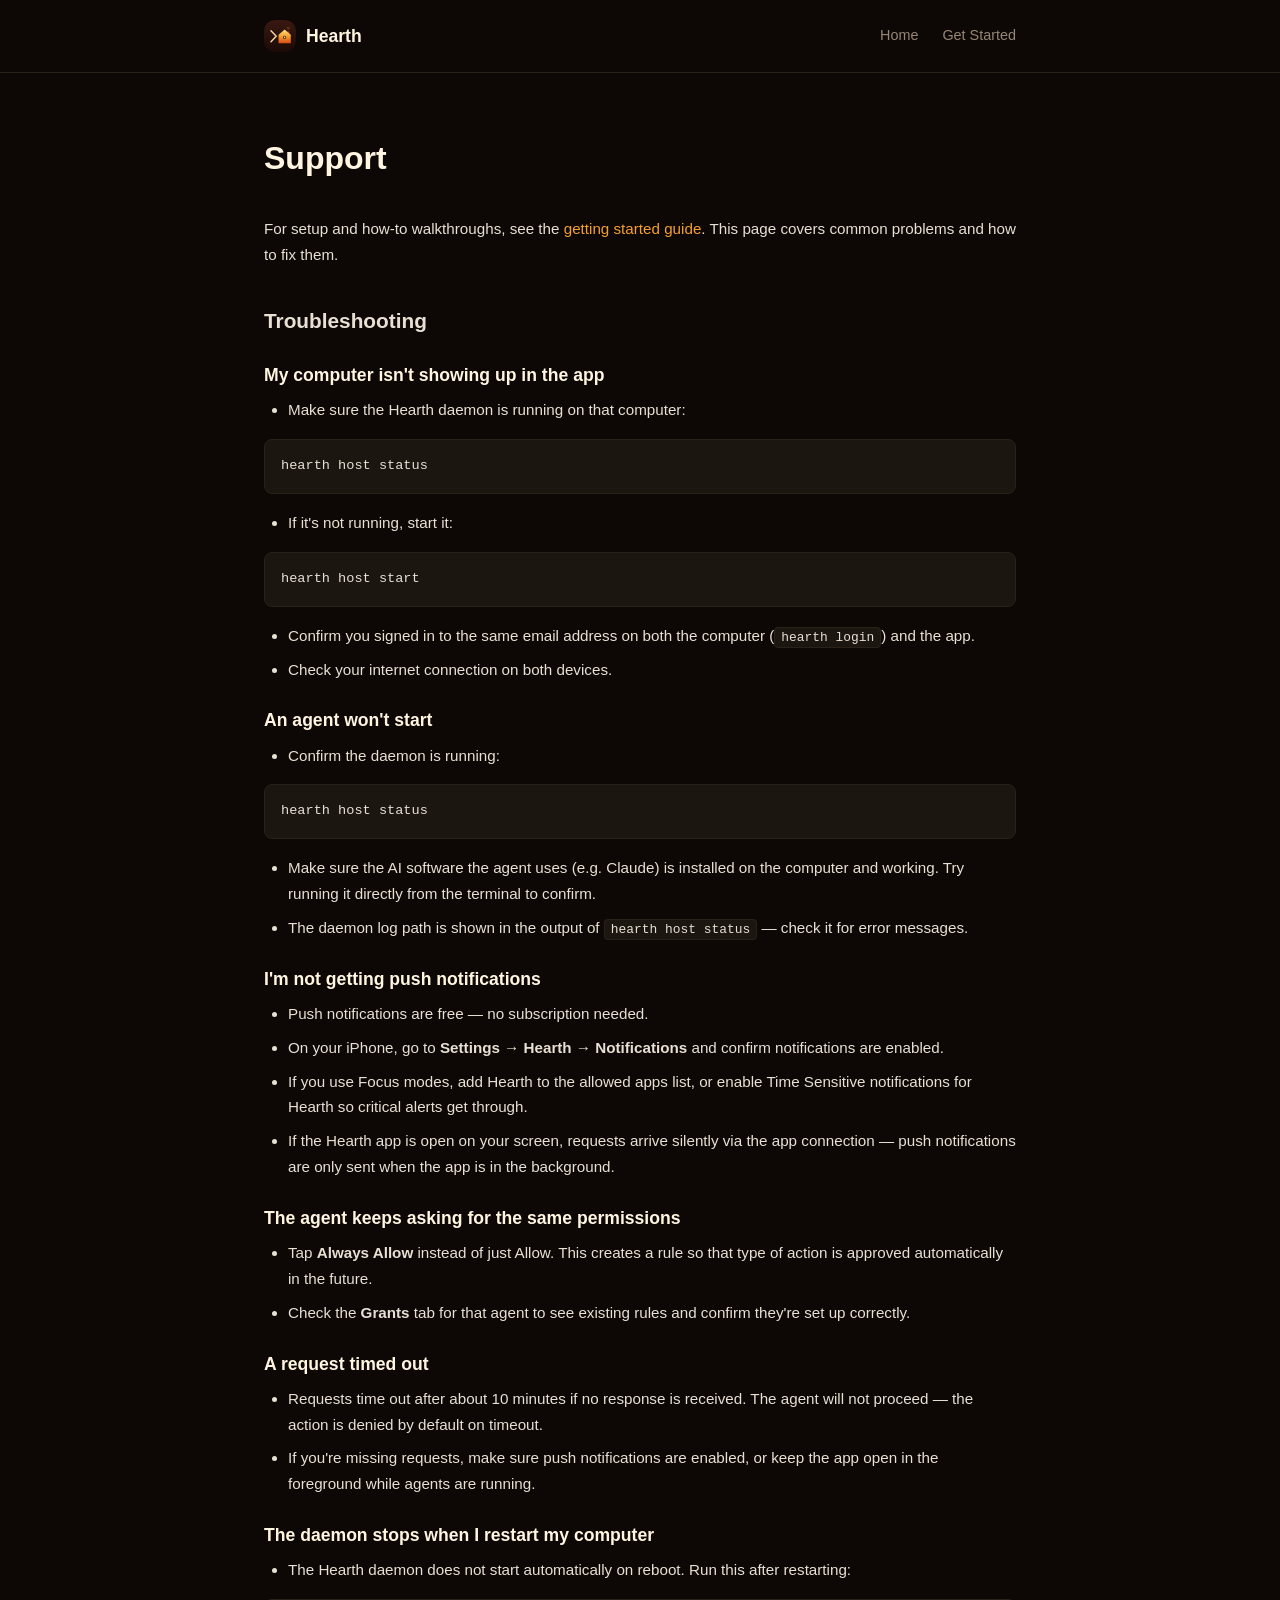
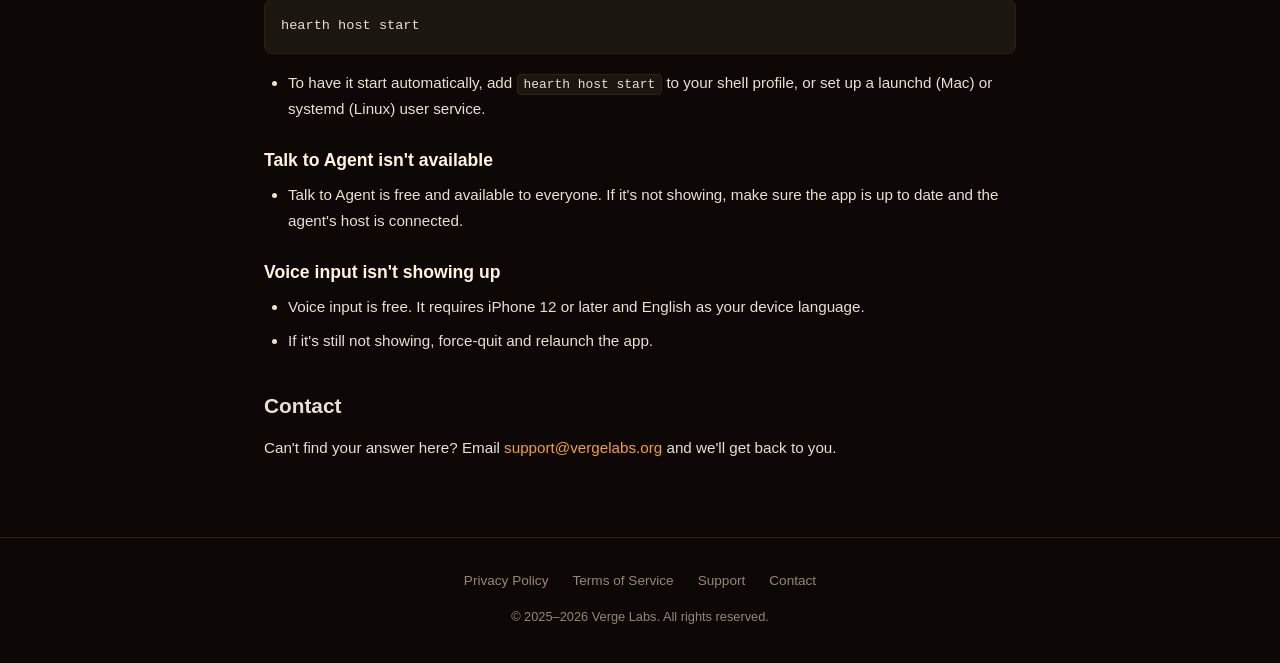
<file: support.html>
<!DOCTYPE html>
<html lang="en">
<head>
  <meta charset="UTF-8">
  <meta name="viewport" content="width=device-width, initial-scale=1.0">
  <title>Support - Hearth</title>
  <meta name="description" content="Troubleshooting and support for Hearth.">
  <link rel="icon" type="image/svg+xml" href="hearthcmd.svg">
  <link rel="apple-touch-icon" href="hearthcmd-180.png">
  <link rel="stylesheet" href="style.css">
  <!-- Google tag (gtag.js) -->
  <script async src="https://www.googletagmanager.com/gtag/js?id=G-5W4B1J7E1F"></script>
  <script>
    window.dataLayer = window.dataLayer || [];
    function gtag(){dataLayer.push(arguments);}
    gtag('js', new Date());
    gtag('config', 'G-5W4B1J7E1F');
  </script>
</head>
<body>
  <nav>
    <div class="container">
      <a href="/" class="brand">
        <img src="hearthcmd.svg" alt="Hearth logo">
        Hearth
      </a>
      <div class="nav-links">
        <a href="/">Home</a>
        <a href="guide.html">Get Started</a>
      </div>
    </div>
  </nav>

  <div class="docs">
    <div class="container">
      <h1>Support</h1>

      <p>For setup and how-to walkthroughs, see the <a href="guide.html">getting started guide</a>. This page covers common problems and how to fix them.</p>

      <h2 id="troubleshooting">Troubleshooting</h2>

      <h3>My computer isn't showing up in the app</h3>
      <ul>
        <li>Make sure the Hearth daemon is running on that computer:</li>
      </ul>
      <pre><code>hearth host status</code></pre>
      <ul>
        <li>If it's not running, start it:</li>
      </ul>
      <pre><code>hearth host start</code></pre>
      <ul>
        <li>Confirm you signed in to the same email address on both the computer (<code>hearth login</code>) and the app.</li>
        <li>Check your internet connection on both devices.</li>
      </ul>

      <h3>An agent won't start</h3>
      <ul>
        <li>Confirm the daemon is running:</li>
      </ul>
      <pre><code>hearth host status</code></pre>
      <ul>
        <li>Make sure the AI software the agent uses (e.g. Claude) is installed on the computer and working. Try running it directly from the terminal to confirm.</li>
        <li>The daemon log path is shown in the output of <code>hearth host status</code> &mdash; check it for error messages.</li>
      </ul>

      <h3>I'm not getting push notifications</h3>
      <ul>
        <li>Push notifications are free &mdash; no subscription needed.</li>
        <li>On your iPhone, go to <strong>Settings &rarr; Hearth &rarr; Notifications</strong> and confirm notifications are enabled.</li>
        <li>If you use Focus modes, add Hearth to the allowed apps list, or enable Time Sensitive notifications for Hearth so critical alerts get through.</li>
        <li>If the Hearth app is open on your screen, requests arrive silently via the app connection &mdash; push notifications are only sent when the app is in the background.</li>
      </ul>

      <h3>The agent keeps asking for the same permissions</h3>
      <ul>
        <li>Tap <strong>Always Allow</strong> instead of just Allow. This creates a rule so that type of action is approved automatically in the future.</li>
        <li>Check the <strong>Grants</strong> tab for that agent to see existing rules and confirm they're set up correctly.</li>
      </ul>

      <h3>A request timed out</h3>
      <ul>
        <li>Requests time out after about 10 minutes if no response is received. The agent will not proceed &mdash; the action is denied by default on timeout.</li>
        <li>If you're missing requests, make sure push notifications are enabled, or keep the app open in the foreground while agents are running.</li>
      </ul>

      <h3>The daemon stops when I restart my computer</h3>
      <ul>
        <li>The Hearth daemon does not start automatically on reboot. Run this after restarting:</li>
      </ul>
      <pre><code>hearth host start</code></pre>
      <ul>
        <li>To have it start automatically, add <code>hearth host start</code> to your shell profile, or set up a launchd (Mac) or systemd (Linux) user service.</li>
      </ul>

      <h3>Talk to Agent isn't available</h3>
      <ul>
        <li>Talk to Agent is free and available to everyone. If it's not showing, make sure the app is up to date and the agent's host is connected.</li>
      </ul>

      <h3>Voice input isn't showing up</h3>
      <ul>
        <li>Voice input is free. It requires iPhone 12 or later and English as your device language.</li>
        <li>If it's still not showing, force-quit and relaunch the app.</li>
      </ul>

      <h2>Contact</h2>
      <p>Can't find your answer here? Email <a href="mailto:support@vergelabs.org">support@vergelabs.org</a> and we'll get back to you.</p>
    </div>
  </div>

  <script>
    document.querySelectorAll('.docs pre').forEach(function(pre) {
      var btn = document.createElement('button');
      btn.className = 'copy-btn';
      btn.textContent = 'Copy';
      btn.addEventListener('click', function() {
        var code = pre.querySelector('code');
        navigator.clipboard.writeText(code ? code.innerText : pre.innerText).then(function() {
          btn.textContent = 'Copied!';
          btn.classList.add('copied');
          setTimeout(function() {
            btn.textContent = 'Copy';
            btn.classList.remove('copied');
          }, 2000);
        });
      });
      pre.appendChild(btn);
    });
  </script>

  <footer>
    <div class="container">
      <div class="footer-links">
        <a href="privacy.html">Privacy Policy</a>
        <a href="terms.html">Terms of Service</a>
        <a href="support.html">Support</a>
        <a href="mailto:support@vergelabs.org">Contact</a>
      </div>
      <p class="copyright">&copy; 2025&ndash;2026 Verge Labs. All rights reserved.</p>
    </div>
  </footer>
</body>
</html>
</file>
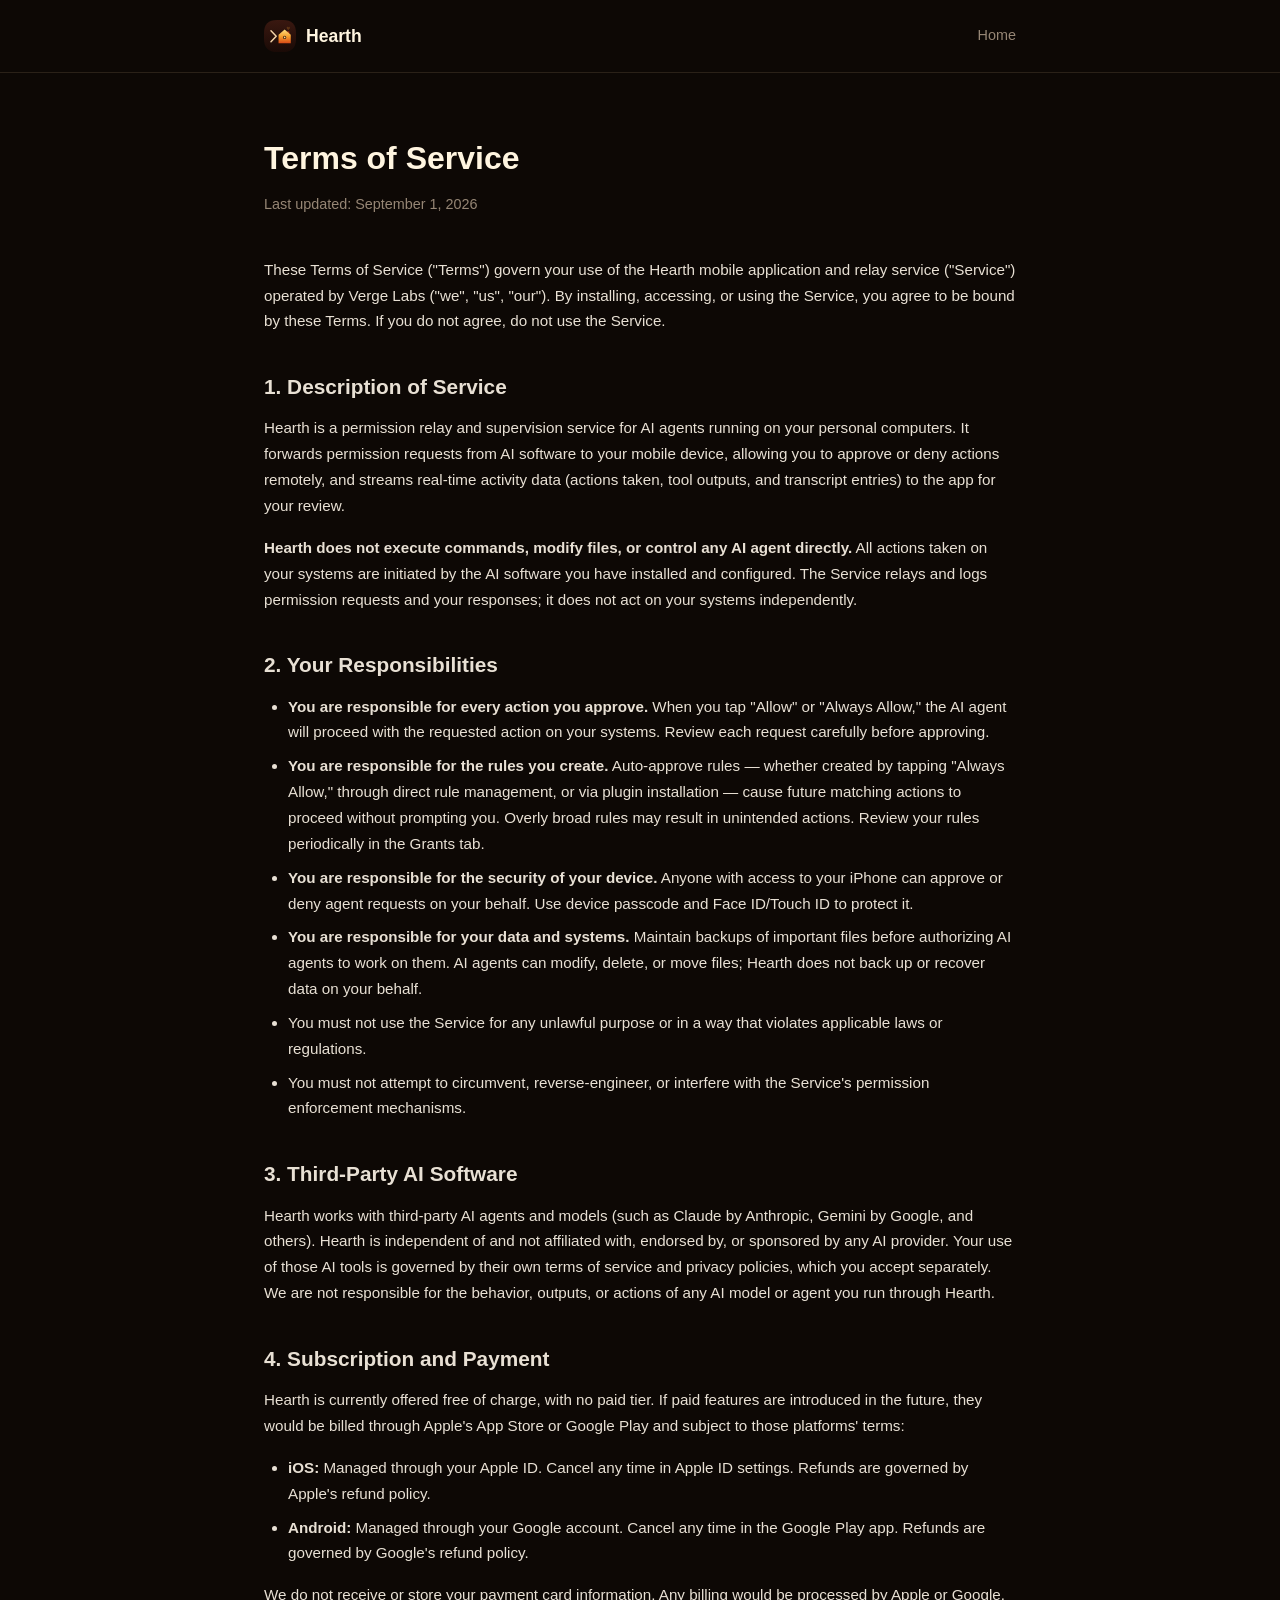
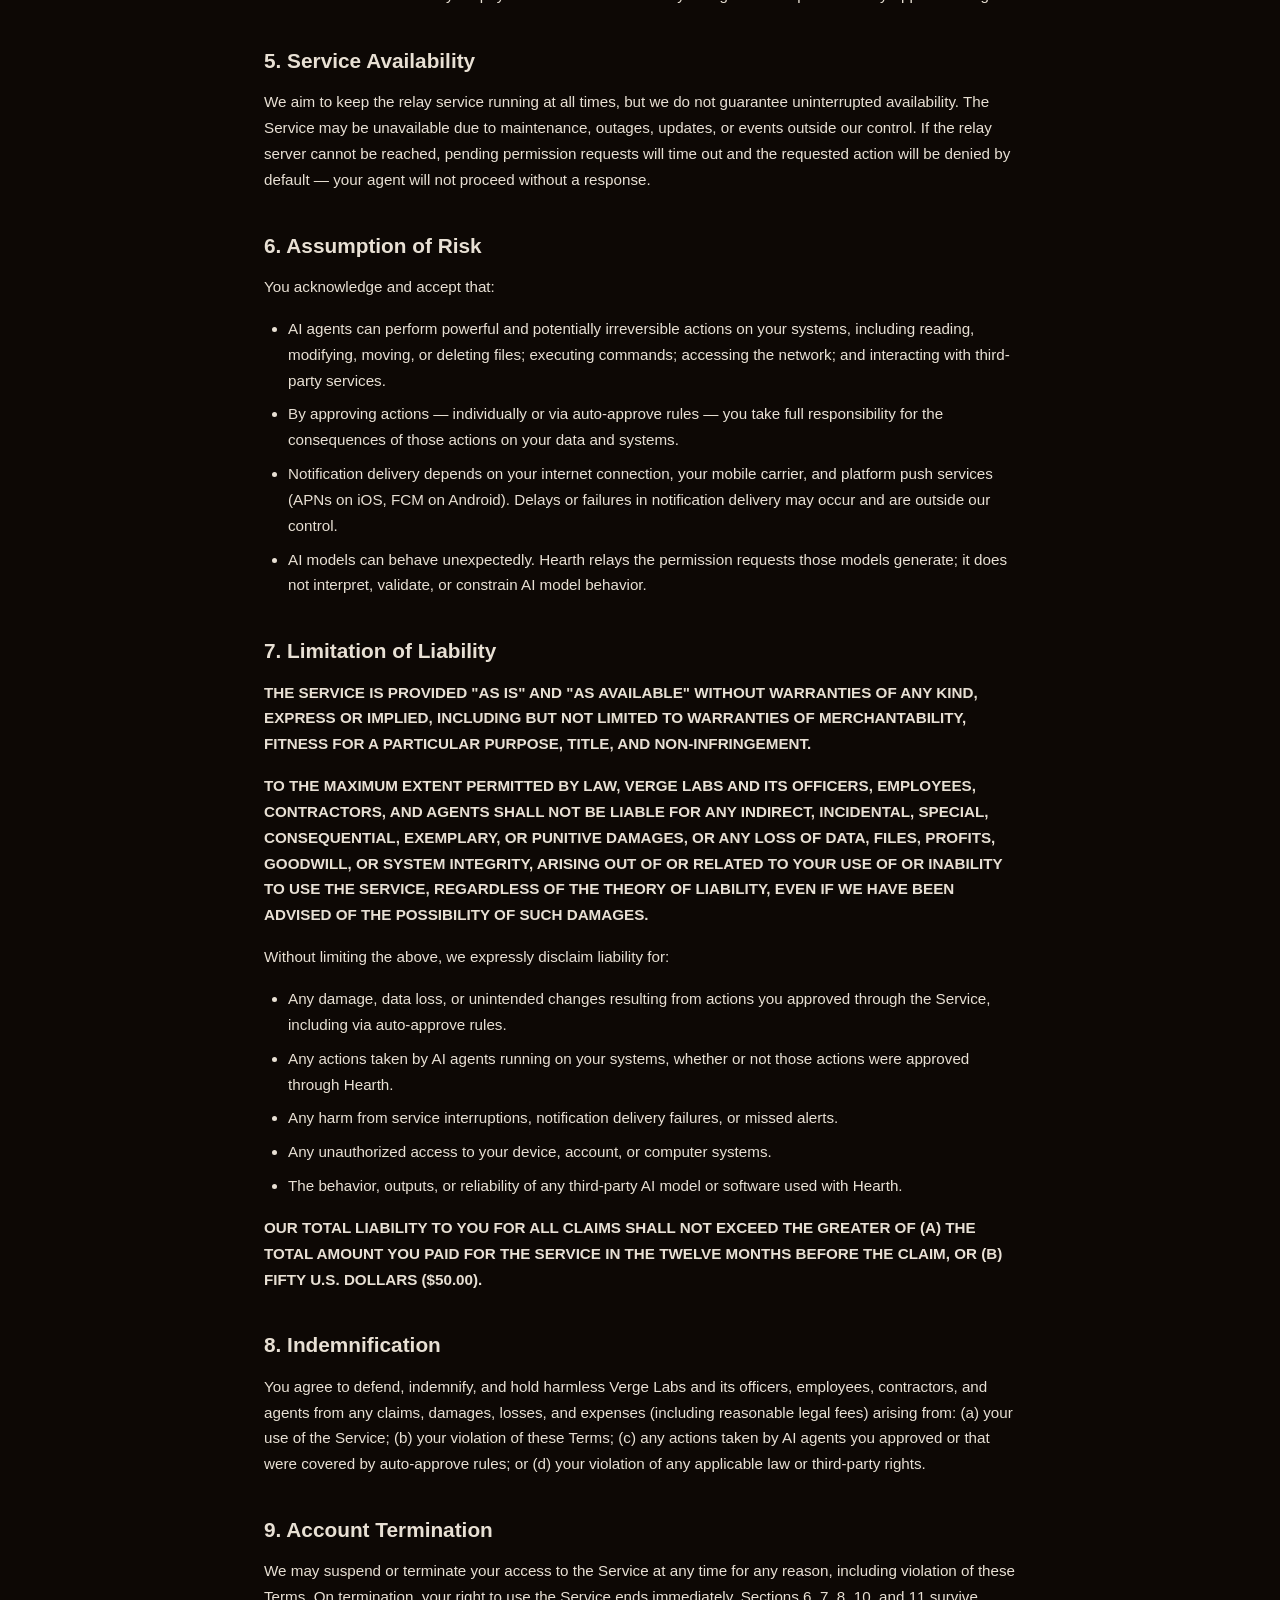
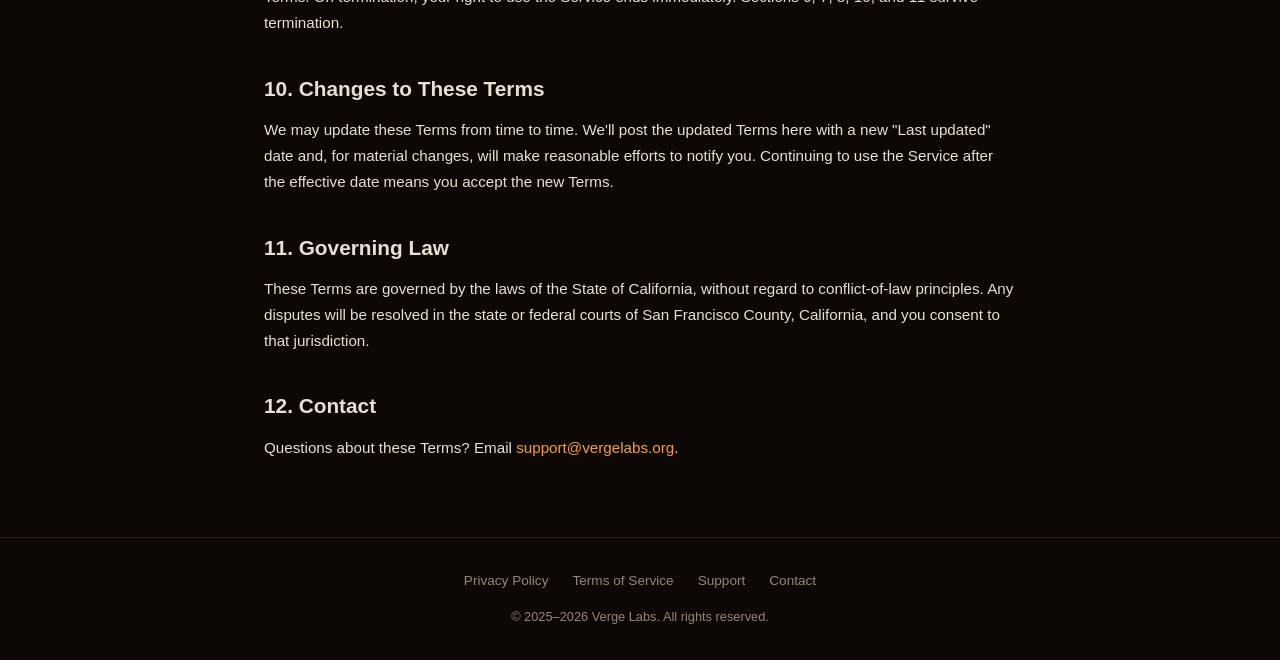
<file: terms.html>
<!DOCTYPE html>
<html lang="en">
<head>
  <meta charset="UTF-8">
  <meta name="viewport" content="width=device-width, initial-scale=1.0">
  <title>Terms of Service - Hearth</title>
  <link rel="icon" type="image/svg+xml" href="hearthcmd.svg">
  <link rel="apple-touch-icon" href="hearthcmd-180.png">
  <link rel="stylesheet" href="style.css">
  <!-- Google tag (gtag.js) -->
  <script async src="https://www.googletagmanager.com/gtag/js?id=G-5W4B1J7E1F"></script>
  <script>
    window.dataLayer = window.dataLayer || [];
    function gtag(){dataLayer.push(arguments);}
    gtag('js', new Date());
    gtag('config', 'G-5W4B1J7E1F');
  </script>
</head>
<body>
  <nav>
    <div class="container">
      <a href="/" class="brand">
        <img src="hearthcmd.svg" alt="Hearth logo">
        Hearth
      </a>
      <div class="nav-links">
        <a href="/">Home</a>
      </div>
    </div>
  </nav>

  <div class="legal">
    <div class="container">
      <h1>Terms of Service</h1>
      <p class="last-updated">Last updated: September 1, 2026</p>

      <p>These Terms of Service ("Terms") govern your use of the Hearth mobile application and relay service ("Service") operated by Verge Labs ("we", "us", "our"). By installing, accessing, or using the Service, you agree to be bound by these Terms. If you do not agree, do not use the Service.</p>

      <h2>1. Description of Service</h2>
      <p>Hearth is a permission relay and supervision service for AI agents running on your personal computers. It forwards permission requests from AI software to your mobile device, allowing you to approve or deny actions remotely, and streams real-time activity data (actions taken, tool outputs, and transcript entries) to the app for your review.</p>
      <p><strong>Hearth does not execute commands, modify files, or control any AI agent directly.</strong> All actions taken on your systems are initiated by the AI software you have installed and configured. The Service relays and logs permission requests and your responses; it does not act on your systems independently.</p>

      <h2>2. Your Responsibilities</h2>
      <ul>
        <li><strong>You are responsible for every action you approve.</strong> When you tap "Allow" or "Always Allow," the AI agent will proceed with the requested action on your systems. Review each request carefully before approving.</li>
        <li><strong>You are responsible for the rules you create.</strong> Auto-approve rules — whether created by tapping "Always Allow," through direct rule management, or via plugin installation — cause future matching actions to proceed without prompting you. Overly broad rules may result in unintended actions. Review your rules periodically in the Grants tab.</li>
        <li><strong>You are responsible for the security of your device.</strong> Anyone with access to your iPhone can approve or deny agent requests on your behalf. Use device passcode and Face ID/Touch ID to protect it.</li>
        <li><strong>You are responsible for your data and systems.</strong> Maintain backups of important files before authorizing AI agents to work on them. AI agents can modify, delete, or move files; Hearth does not back up or recover data on your behalf.</li>
        <li>You must not use the Service for any unlawful purpose or in a way that violates applicable laws or regulations.</li>
        <li>You must not attempt to circumvent, reverse-engineer, or interfere with the Service's permission enforcement mechanisms.</li>
      </ul>

      <h2>3. Third-Party AI Software</h2>
      <p>Hearth works with third-party AI agents and models (such as Claude by Anthropic, Gemini by Google, and others). Hearth is independent of and not affiliated with, endorsed by, or sponsored by any AI provider. Your use of those AI tools is governed by their own terms of service and privacy policies, which you accept separately. We are not responsible for the behavior, outputs, or actions of any AI model or agent you run through Hearth.</p>

      <h2>4. Subscription and Payment</h2>
      <p>Hearth is currently offered free of charge, with no paid tier. If paid features are introduced in the future, they would be billed through Apple's App Store or Google Play and subject to those platforms' terms:</p>
      <ul>
        <li><strong>iOS:</strong> Managed through your Apple ID. Cancel any time in Apple ID settings. Refunds are governed by Apple's refund policy.</li>
        <li><strong>Android:</strong> Managed through your Google account. Cancel any time in the Google Play app. Refunds are governed by Google's refund policy.</li>
      </ul>
      <p>We do not receive or store your payment card information. Any billing would be processed by Apple or Google.</p>

      <h2>5. Service Availability</h2>
      <p>We aim to keep the relay service running at all times, but we do not guarantee uninterrupted availability. The Service may be unavailable due to maintenance, outages, updates, or events outside our control. If the relay server cannot be reached, pending permission requests will time out and the requested action will be denied by default &mdash; your agent will not proceed without a response.</p>

      <h2>6. Assumption of Risk</h2>
      <p>You acknowledge and accept that:</p>
      <ul>
        <li>AI agents can perform powerful and potentially irreversible actions on your systems, including reading, modifying, moving, or deleting files; executing commands; accessing the network; and interacting with third-party services.</li>
        <li>By approving actions &mdash; individually or via auto-approve rules &mdash; you take full responsibility for the consequences of those actions on your data and systems.</li>
        <li>Notification delivery depends on your internet connection, your mobile carrier, and platform push services (APNs on iOS, FCM on Android). Delays or failures in notification delivery may occur and are outside our control.</li>
        <li>AI models can behave unexpectedly. Hearth relays the permission requests those models generate; it does not interpret, validate, or constrain AI model behavior.</li>
      </ul>

      <h2>7. Limitation of Liability</h2>
      <p><strong>THE SERVICE IS PROVIDED "AS IS" AND "AS AVAILABLE" WITHOUT WARRANTIES OF ANY KIND, EXPRESS OR IMPLIED, INCLUDING BUT NOT LIMITED TO WARRANTIES OF MERCHANTABILITY, FITNESS FOR A PARTICULAR PURPOSE, TITLE, AND NON-INFRINGEMENT.</strong></p>
      <p><strong>TO THE MAXIMUM EXTENT PERMITTED BY LAW, VERGE LABS AND ITS OFFICERS, EMPLOYEES, CONTRACTORS, AND AGENTS SHALL NOT BE LIABLE FOR ANY INDIRECT, INCIDENTAL, SPECIAL, CONSEQUENTIAL, EXEMPLARY, OR PUNITIVE DAMAGES, OR ANY LOSS OF DATA, FILES, PROFITS, GOODWILL, OR SYSTEM INTEGRITY, ARISING OUT OF OR RELATED TO YOUR USE OF OR INABILITY TO USE THE SERVICE, REGARDLESS OF THE THEORY OF LIABILITY, EVEN IF WE HAVE BEEN ADVISED OF THE POSSIBILITY OF SUCH DAMAGES.</strong></p>
      <p>Without limiting the above, we expressly disclaim liability for:</p>
      <ul>
        <li>Any damage, data loss, or unintended changes resulting from actions you approved through the Service, including via auto-approve rules.</li>
        <li>Any actions taken by AI agents running on your systems, whether or not those actions were approved through Hearth.</li>
        <li>Any harm from service interruptions, notification delivery failures, or missed alerts.</li>
        <li>Any unauthorized access to your device, account, or computer systems.</li>
        <li>The behavior, outputs, or reliability of any third-party AI model or software used with Hearth.</li>
      </ul>
      <p><strong>OUR TOTAL LIABILITY TO YOU FOR ALL CLAIMS SHALL NOT EXCEED THE GREATER OF (A) THE TOTAL AMOUNT YOU PAID FOR THE SERVICE IN THE TWELVE MONTHS BEFORE THE CLAIM, OR (B) FIFTY U.S. DOLLARS ($50.00).</strong></p>

      <h2>8. Indemnification</h2>
      <p>You agree to defend, indemnify, and hold harmless Verge Labs and its officers, employees, contractors, and agents from any claims, damages, losses, and expenses (including reasonable legal fees) arising from: (a) your use of the Service; (b) your violation of these Terms; (c) any actions taken by AI agents you approved or that were covered by auto-approve rules; or (d) your violation of any applicable law or third-party rights.</p>

      <h2>9. Account Termination</h2>
      <p>We may suspend or terminate your access to the Service at any time for any reason, including violation of these Terms. On termination, your right to use the Service ends immediately. Sections 6, 7, 8, 10, and 11 survive termination.</p>

      <h2>10. Changes to These Terms</h2>
      <p>We may update these Terms from time to time. We'll post the updated Terms here with a new "Last updated" date and, for material changes, will make reasonable efforts to notify you. Continuing to use the Service after the effective date means you accept the new Terms.</p>

      <h2>11. Governing Law</h2>
      <p>These Terms are governed by the laws of the State of California, without regard to conflict-of-law principles. Any disputes will be resolved in the state or federal courts of San Francisco County, California, and you consent to that jurisdiction.</p>

      <h2>12. Contact</h2>
      <p>Questions about these Terms? Email <a href="mailto:support@vergelabs.org">support@vergelabs.org</a>.</p>
    </div>
  </div>

  <footer>
    <div class="container">
      <div class="footer-links">
        <a href="privacy.html">Privacy Policy</a>
        <a href="terms.html">Terms of Service</a>
        <a href="support.html">Support</a>
        <a href="mailto:support@vergelabs.org">Contact</a>
      </div>
      <p class="copyright">&copy; 2025&ndash;2026 Verge Labs. All rights reserved.</p>
    </div>
  </footer>
</body>
</html>
</file>
<file: style.css>
/* Reset & Base */
*, *::before, *::after {
  box-sizing: border-box;
  margin: 0;
  padding: 0;
}

:root {
  --accent: #f5a02e;
  --accent-glow: rgba(245, 160, 46, 0.32);
  --dark: #0d0805;
  --dark-surface: #15100b;
  --dark-card: #1c1611;
  --dark-border: #2a2118;
  --text: #e8e0d4;
  --text-muted: #968675;
  --text-heading: #fff5e0;
}

html {
  scroll-behavior: smooth;
}

body {
  font-family: -apple-system, BlinkMacSystemFont, "SF Pro Text", "Helvetica Neue", Arial, sans-serif;
  background: var(--dark);
  color: var(--text);
  line-height: 1.6;
  -webkit-font-smoothing: antialiased;
}

a {
  color: var(--accent);
  text-decoration: none;
}

a:hover {
  text-decoration: underline;
}

/* Layout */
.container {
  max-width: 800px;
  margin: 0 auto;
  padding: 0 24px;
}

/* Navigation */
nav {
  padding: 20px 0;
  border-bottom: 1px solid var(--dark-border);
}

nav .container {
  display: flex;
  align-items: center;
  justify-content: space-between;
}

nav .brand {
  display: flex;
  align-items: center;
  gap: 10px;
  color: var(--text-heading);
  font-weight: 600;
  font-size: 1.1rem;
}

nav .brand img {
  width: 32px;
  height: 32px;
  
}

nav .nav-links {
  display: flex;
  gap: 24px;
}

nav .nav-links a {
  color: var(--text-muted);
  font-size: 0.9rem;
}

nav .nav-links a:hover {
  color: var(--text);
  text-decoration: none;
}

/* Hero */
.hero {
  text-align: center;
  padding: 80px 0 60px;
}

.hero-logo-wrapper {
  width: 128px;
  height: 128px;
  border-radius: 28px;
  overflow: hidden;
  margin-bottom: 32px;
  display: inline-block;
}

.hero-logo {
  width: 128px;
  height: 128px;
  display: block;
}

.hero h1 {
  font-size: 2.8rem;
  font-weight: 700;
  color: var(--text-heading);
  margin-bottom: 16px;
  letter-spacing: -0.02em;
}

.hero .tagline {
  font-size: 1.25rem;
  color: var(--text-muted);
  max-width: 520px;
  margin: 0 auto 16px;
}

.hero .supported-agents {
  font-size: 1.05rem;
  color: var(--accent);
  margin: 0 auto 40px;
}

.hero-video {
  display: block;
  margin: 0 auto 32px;
  width: 100%;
  max-width: 560px;
  max-height: 500px;
  aspect-ratio: 16 / 9;
  border-radius: 16px;
  box-shadow: 0 0 40px rgba(0, 0, 0, 0.5);
}

.media-placeholder {
  display: flex;
  align-items: center;
  justify-content: center;
  background: var(--dark-card);
  border: 1px dashed var(--dark-border);
  color: var(--text-muted);
  font-size: 0.8rem;
  letter-spacing: 0.16em;
  text-transform: uppercase;
}

.cta-button {
  display: inline-block;
  background: var(--accent);
  color: var(--dark);
  font-weight: 600;
  font-size: 1rem;
  padding: 14px 32px;
  border-radius: 12px;
  transition: opacity 0.2s;
}

.cta-button:hover {
  opacity: 0.85;
  text-decoration: none;
}

/* Video */
.video-wrapper {
  max-width: 640px;
  margin: 0 auto;
  aspect-ratio: 16 / 9;
  border-radius: 12px;
  overflow: hidden;
  box-shadow: 0 0 40px rgba(0, 0, 0, 0.5);
}

.video-wrapper iframe {
  width: 100%;
  height: 100%;
}

/* Sections */
section {
  padding: 60px 0;
}

section h2 {
  font-size: 1.8rem;
  font-weight: 700;
  color: var(--text-heading);
  margin-bottom: 32px;
  text-align: center;
  letter-spacing: -0.01em;
}

/* How It Works */
.steps {
  display: flex;
  flex-direction: column;
  gap: 24px;
}

.step {
  display: flex;
  gap: 20px;
  align-items: flex-start;
}

.step-number {
  flex-shrink: 0;
  width: 36px;
  height: 36px;
  background: var(--accent);
  color: var(--dark);
  font-weight: 700;
  font-size: 1rem;
  border-radius: 50%;
  display: flex;
  align-items: center;
  justify-content: center;
}

.step-content h3 {
  font-size: 1.1rem;
  color: var(--text-heading);
  margin-bottom: 4px;
}

.step-content p {
  color: var(--text-muted);
  font-size: 0.95rem;
}

/* Features */
.features-grid {
  display: grid;
  grid-template-columns: 1fr 1fr;
  gap: 20px;
}

.feature-card {
  background: var(--dark-card);
  border: 1px solid var(--dark-border);
  border-radius: 12px;
  padding: 24px;
}

.feature-card h3 {
  color: var(--text-heading);
  font-size: 1rem;
  margin-bottom: 8px;
}

.feature-card p {
  color: var(--text-muted);
  font-size: 0.9rem;
  line-height: 1.5;
}

.pro-badge {
  display: inline-block;
  background: var(--accent);
  color: var(--dark);
  font-size: 0.65rem;
  font-weight: 700;
  letter-spacing: 0.06em;
  text-transform: uppercase;
  padding: 2px 6px;
  border-radius: 4px;
  vertical-align: middle;
  margin-left: 2px;
  line-height: 1.4;
}

/* Footer */
footer {
  border-top: 1px solid var(--dark-border);
  padding: 32px 0;
  text-align: center;
}

footer .footer-links {
  display: flex;
  justify-content: center;
  gap: 24px;
  margin-bottom: 16px;
}

footer .footer-links a {
  color: var(--text-muted);
  font-size: 0.85rem;
}

footer .footer-links a:hover {
  color: var(--text);
}

footer .copyright {
  color: var(--text-muted);
  font-size: 0.8rem;
}

/* Legal pages */
.legal {
  padding: 60px 0;
}

.legal h1 {
  font-size: 2rem;
  font-weight: 700;
  color: var(--text-heading);
  margin-bottom: 8px;
}

.legal .last-updated {
  color: var(--text-muted);
  font-size: 0.9rem;
  margin-bottom: 40px;
}

.legal h2 {
  font-size: 1.3rem;
  text-align: left;
  margin-top: 36px;
  margin-bottom: 12px;
}

.legal p,
.legal ul {
  margin-bottom: 16px;
  font-size: 0.95rem;
  line-height: 1.7;
}

.legal ul {
  padding-left: 24px;
}

.legal li {
  margin-bottom: 8px;
}

/* Support / docs page */
.docs {
  padding: 60px 0;
}

.docs h1 {
  font-size: 2rem;
  font-weight: 700;
  color: var(--text-heading);
  margin-bottom: 32px;
}

.docs h2 {
  font-size: 1.3rem;
  text-align: left;
  margin-top: 36px;
  margin-bottom: 12px;
}

.docs h3 {
  font-size: 1.1rem;
  color: var(--text-heading);
  margin-top: 24px;
  margin-bottom: 8px;
}

.docs p,
.docs ul,
.docs ol {
  margin-bottom: 16px;
  font-size: 0.95rem;
  line-height: 1.7;
}

.docs ul,
.docs ol {
  padding-left: 24px;
}

.docs li {
  margin-bottom: 8px;
}

.docs code {
  font-family: "SF Mono", "Menlo", "Monaco", monospace;
  font-size: 0.85em;
  background: var(--dark-card);
  border: 1px solid var(--dark-border);
  padding: 2px 6px;
  border-radius: 4px;
}

.docs pre {
  background: var(--dark-card);
  border: 1px solid var(--dark-border);
  border-radius: 8px;
  padding: 16px;
  overflow-x: auto;
  margin-bottom: 16px;
  position: relative;
}

.copy-btn {
  position: absolute;
  top: 8px;
  right: 8px;
  background: var(--dark-border);
  color: var(--text-muted);
  border: none;
  border-radius: 4px;
  padding: 4px 10px;
  font-size: 0.75rem;
  cursor: pointer;
  opacity: 0;
  transition: opacity 0.15s, background 0.15s;
}

.docs pre:hover .copy-btn {
  opacity: 1;
}

.copy-btn:hover {
  background: var(--accent);
  color: var(--dark);
}

.copy-btn.copied {
  background: var(--accent);
  color: var(--dark);
  opacity: 1;
}

.docs pre code {
  background: none;
  border: none;
  padding: 0;
  font-size: 0.85rem;
  line-height: 1.5;
}

.docs table {
  width: 100%;
  border-collapse: collapse;
  margin-bottom: 16px;
  font-size: 0.9rem;
}

.docs th,
.docs td {
  text-align: left;
  padding: 10px 12px;
  border-bottom: 1px solid var(--dark-border);
}

.docs th {
  color: var(--text-heading);
  font-weight: 600;
}

.docs td {
  color: var(--text-muted);
}

.docs td code {
  font-size: 0.8rem;
}

/* Responsive */
@media (max-width: 600px) {
  .hero h1 {
    font-size: 2rem;
  }

  .hero .tagline {
    font-size: 1.05rem;
  }

  .features-grid {
    grid-template-columns: 1fr;
  }

  nav .nav-links {
    gap: 16px;
  }
}
</file>
